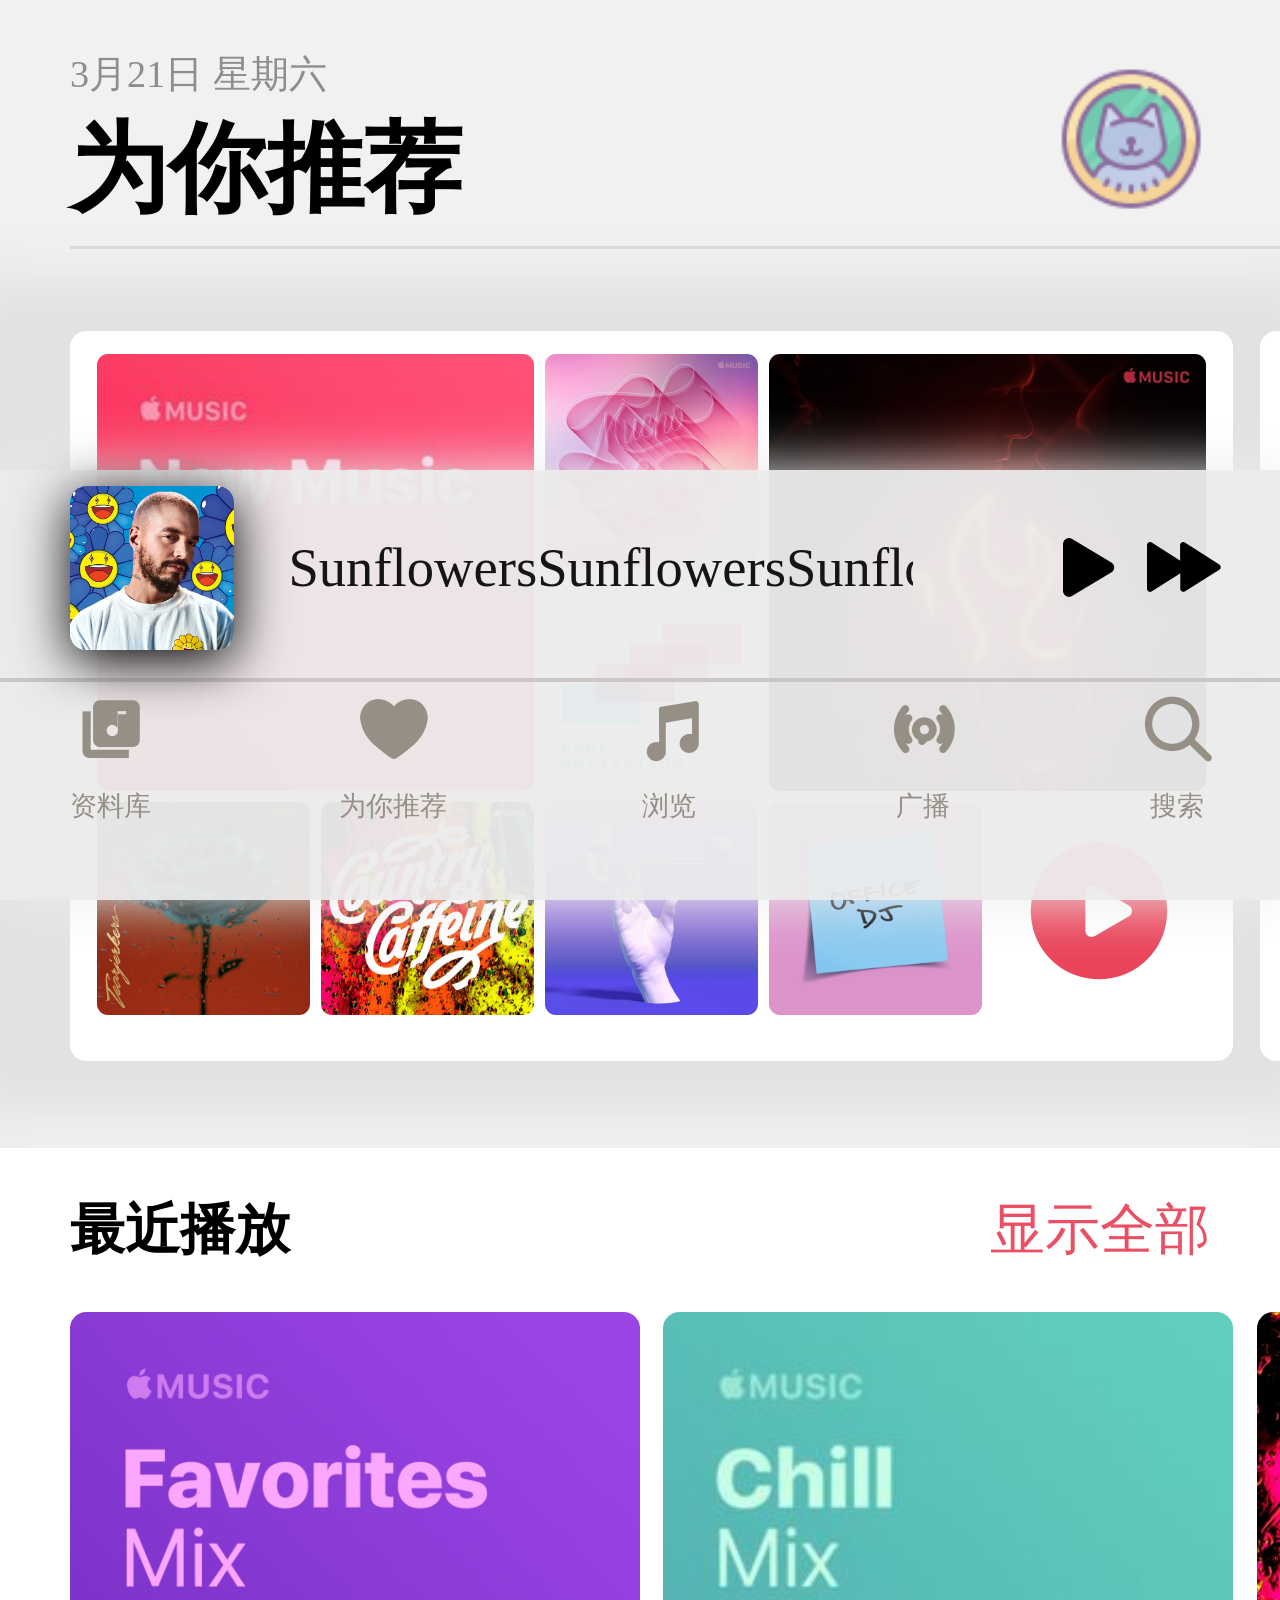
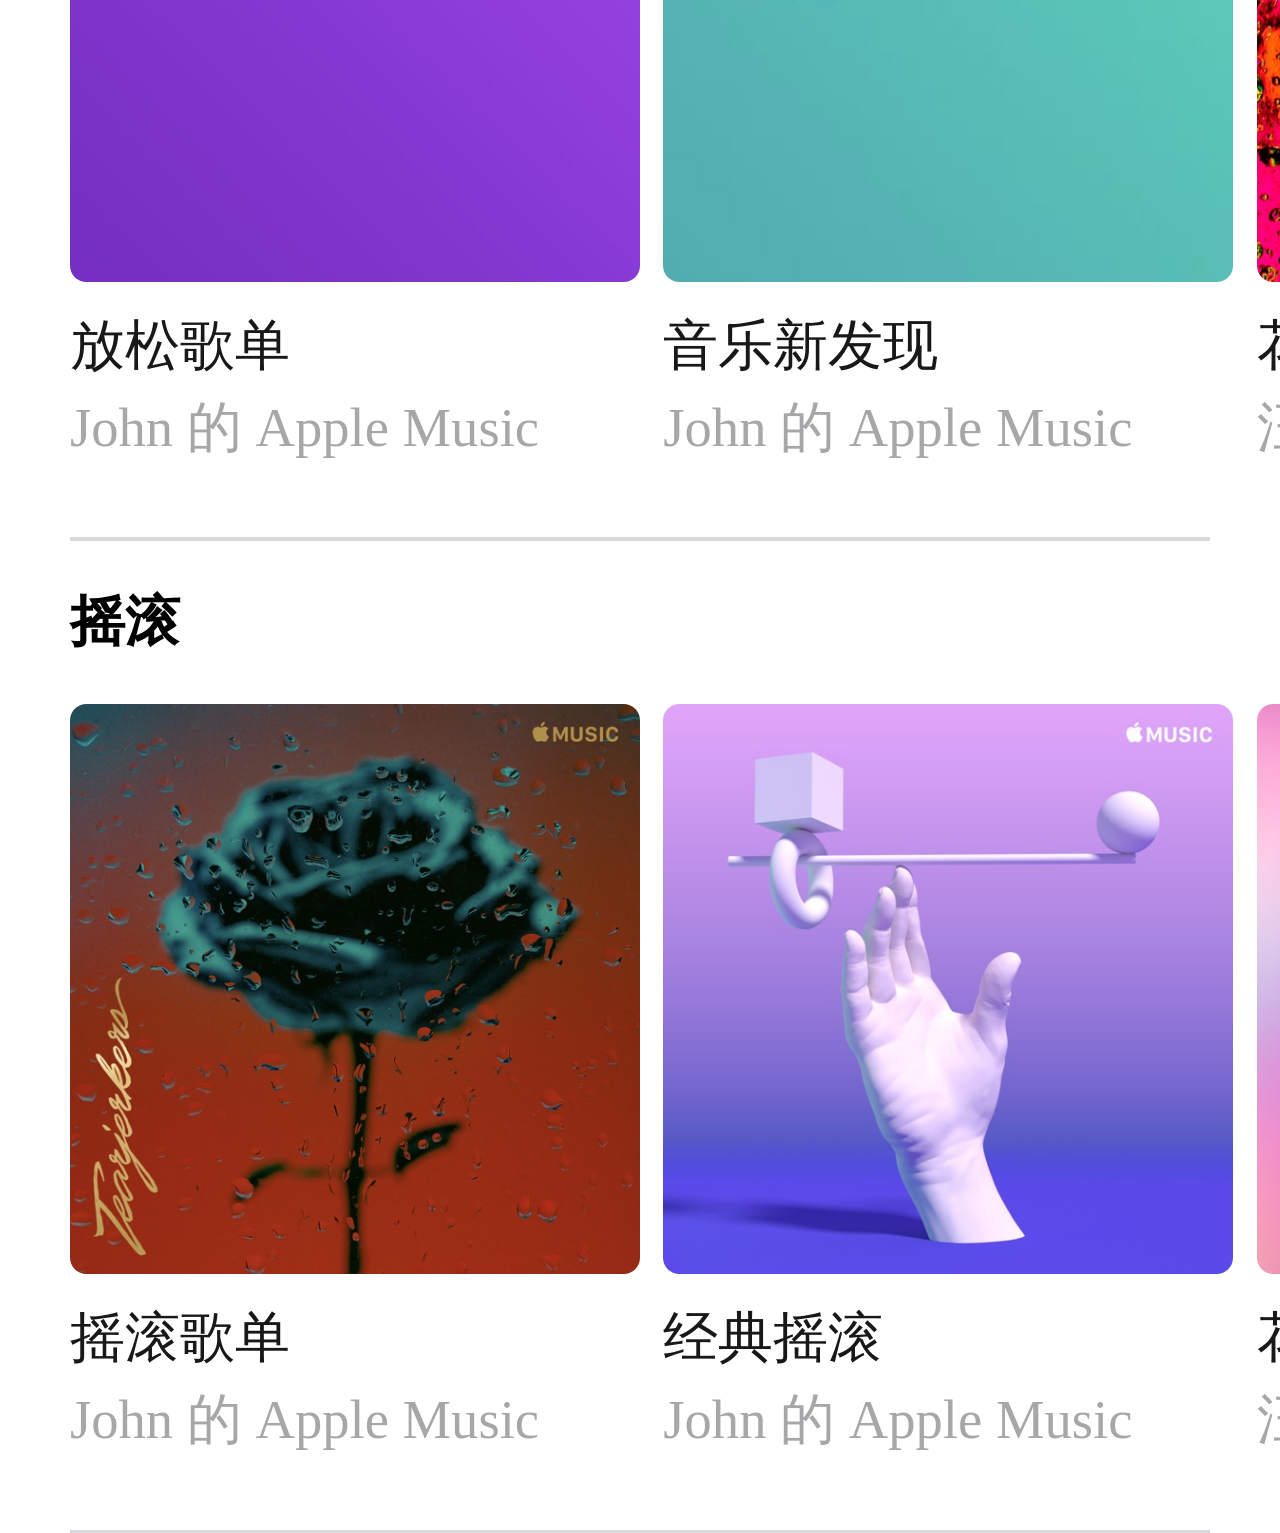
<file: apple_music/index.html>
<!DOCTYPE html>
<html lang="en">
<head>
    <meta charset="UTF-8">
    <!-- 视口 -->
    <meta name="viewport" content="width=device-width, initial-scale=1.0">
    <link rel="stylesheet" href="css/reset.css">
    <link rel="stylesheet" href="css/style.css">
    <!-- 阿里的 图标文字 -->
    <link rel="stylesheet" href="css/font/iconfont.css">
    <title>apple music 为你推荐静态页面</title>
</head>
<body>
    <!-- 日期 为你推荐标题 客户头像部分 -->
    <header>
        <div class="left">
            <div class="date">3月21日 星期六</div>
            <h1>为你推荐</h1>
        </div>
        <div class="profile"><img src="img/profile.png" alt=""></div>
    </header>
    <div class="line_long"></div>
    <!-- 音乐模块为你推荐的部分  -->
    <div class="sugestn_wraps">
        <div class="wrap">
            <!-- sugestn 里面用grid系统 -->
            <div class="sugestn">
                <div class="ele ele1">
                    <a href="#">
                        <img src="img/suggestion/new_music_daily.jpg" alt=""> 
                    </a>
                </div>
                <div class="ele">
                    <a href="">
                        <img src="img/suggestion/1.jpg" alt="">
                    </a>
                </div>
                <div class="ele ele3">
                    <a href="">
                        <img src="img/suggestion/2.jpg" alt="">
                    </a>
                </div>
                <div class="ele">
                    <a href="">
                        <img src="img/suggestion/3.jpg" alt="">
                    </a>
                </div>
                <div class="ele">
                    <a href="">
                        <img src="img/suggestion/4.jpg" alt="">
                    </a>
                </div>
                <div class="ele">
                    <a href="">
                        <img src="img/suggestion/5.jpg" alt="">
                    </a>
                </div>
                <div class="ele">
                    <a href="">
                        <img src="img/suggestion/6.jpg" alt="">
                    </a>
                </div>
                <div class="ele">
                    <a href="">
                        <img src="img/suggestion/7.jpg" alt="">
                    </a>
                </div>
                <div class="ele">
                    <a class="iconfont icon-play" href=""></a>
                </div>

            </div>
        </div>
        <div class="wrap">
            <div class="sugestn">
                <div class="ele ele1">
                    <a href="#">
                        <img src="img/suggestion/chill.jpeg" alt=""> 
                    </a>
                </div>
                <div class="ele">
                    <a href="">
                        <img src="img/suggestion/3.jpg" alt="">
                    </a>
                </div>
                <div class="ele ele3">
                    <a href="">
                        <img src="img/suggestion/1.jpg" alt="">
                    </a>
                </div>
                <div class="ele">
                    <a href="">
                        <img src="img/suggestion/5.jpg" alt="">
                    </a>
                </div>
                <div class="ele">
                    <a href="">
                        <img src="img/suggestion/6.jpg" alt="">
                    </a>
                </div>
                <div class="ele">
                    <a href="">
                        <img src="img/suggestion/4.jpg" alt="">
                    </a>
                </div>
                <div class="ele">
                    <a href="">
                        <img src="img/suggestion/7.jpg" alt="">
                    </a>
                </div>
                <div class="ele">
                    <a href="">
                        <img src="img/suggestion/2.jpg" alt="">
                    </a>
                </div>
                <div class="ele">
                    <a class="iconfont icon-play" href=""></a>
                </div>

            </div>
        </div> 

        <div class="wrap">
            <div class="sugestn">
                <div class="ele ele1">
                    <a href="#">
                        <img src="img/suggestion/fav_mix.jpg" alt=""> 
                    </a>
                </div>
                <div class="ele">
                    <a href="">
                        <img src="img/suggestion/3.jpg" alt="">
                    </a>
                </div>
                <div class="ele ele3">
                    <a href="">
                        <img src="img/suggestion/1.jpg" alt="">
                    </a>
                </div>
                <div class="ele">
                    <a href="">
                        <img src="img/suggestion/5.jpg" alt="">
                    </a>
                </div>
                <div class="ele">
                    <a href="">
                        <img src="img/suggestion/6.jpg" alt="">
                    </a>
                </div>
                <div class="ele">
                    <a href="">
                        <img src="img/suggestion/4.jpg" alt="">
                    </a>
                </div>
                <div class="ele">
                    <a href="">
                        <img src="img/suggestion/7.jpg" alt="">
                    </a>
                </div>
                <div class="ele">
                    <a href="">
                        <img src="img/suggestion/2.jpg" alt="">
                    </a>
                </div>
                <div class="ele">
                    <a class="iconfont icon-play" href=""></a>
                </div>

            </div>
        </div> 
        
        <!-- 辅助块 为了满足 ios 里面的ui -->
        <div class="blank">
            <div></div>
        </div>
    </div>

    <!-- 剩余的 音乐模块们  -->
    <div class="rest_menus">
        <!-- 最近播放 -->
        <div class="recent_play">
            <div class="top">
                <div class="title">最近播放</div>
                <div class="show_all_btn"><a href="">显示全部</a></div>
            </div>

            <div class="musics">
                <div class="music">
                    <img src="img/suggestion/fav_mix.jpg" alt="">
                    <div class="info">
                        <span class="album">放松歌单</span>
                        <span class="singers">John 的 Apple Music</span>
                    </div>
                </div>
                <div class="music">
                    <img src="img/suggestion/chill.jpeg" alt="">
                    <div class="info">
                        <span class="album">音乐新发现</span>
                        <span class="singers">John 的 Apple Music</span>
                    </div>
                </div>
                <div class="music">
                    <img src="img/suggestion/5.jpg" alt="">
                    <div class="info">
                        <span class="album">花火</span>
                        <span class="singers">汪峰</span>
                    </div>
                </div>
                <div class="music">
                    <img src="img/suggestion/8.jpg" alt="">
                    <div class="info">
                        <span class="album">Make a Move</span>
                        <span class="singers">Gavin DeGraw</span>
                    </div>
                </div>

                 <!-- 辅助块 为了满足 ios 里面的ui -->
                <div class="blank">
                    <div></div>
                </div>
            </div>

        <div class="line"></div>

            
        </div>

        <!-- 摇滚 -->
        <div class="rock_music">
            <div class="top">
                <div class="title">摇滚</div>
            </div>

            <div class="musics">
                <div class="music">
                    <img src="img/suggestion/4.jpg" alt="">
                    <div class="info">
                        <span class="album">摇滚歌单</span>
                        <span class="singers">John 的 Apple Music</span>
                    </div>
                </div>
                <div class="music">
                    <img src="img/suggestion/6.jpg" alt="">
                    <div class="info">
                        <span class="album">经典摇滚</span>
                        <span class="singers">John 的 Apple Music</span>
                    </div>
                </div>
                <div class="music">
                    <img src="img/suggestion/1.jpg" alt="">
                    <div class="info">
                        <span class="album">花火</span>
                        <span class="singers">汪峰</span>
                    </div>
                </div>
                <div class="music">
                    <img src="img/suggestion/2.jpg" alt="">
                    <div class="info">
                        <span class="album">Make a Move</span>
                        <span class="singers">Gavin DeGraw</span>
                    </div>
                </div>

                 <!-- 辅助块 为了满足 ios 里面的ui -->
                <div class="blank">
                    <div></div>
                </div>
            </div>

        <div class="line"></div>

            
        </div>
    </div> 
    
    <!-- 播放器-->
    <div class="player">

        <div class="top">
            <div class="song">
                <img src="img/suggestion/9.jpg" alt="">
                <div class="name">SunflowersSunflowersSunflowers</div>
            </div>
            <div class="tools">
                <span class="iconfont icon-play1"></span>
                <span class="iconfont icon-next"></span>
            </div>
        </div>

        <div class="line_longer"></div>

        <div class="btm">
            <div class="ele">
                <a href="javascript:;" class="iconfont icon-baseline-library_mus">
                    <span>资料库</span>
                </a>
                

            </div>
            <div class="ele">
                <a href="javascript:;" class="iconfont icon-aixin" active>
                    <span>为你推荐</span>
                </a>

            </div>
            <div class="ele">
                <a href="javascript:;" class="iconfont icon-yinyue">
                    <span>浏览</span>
                </a>
            </div>
            <div class="ele">
                <a href="javascript:;" class="iconfont icon-guangbo">
                    <span>广播</span>
                </a>
            </div>
            <div class="ele">
                <a href="javascript:;" class="iconfont icon-fangdajing">
                    <span>搜索</span>
                </a>
            </div>
        </div>


    </div>

</body>
</html>
</file>
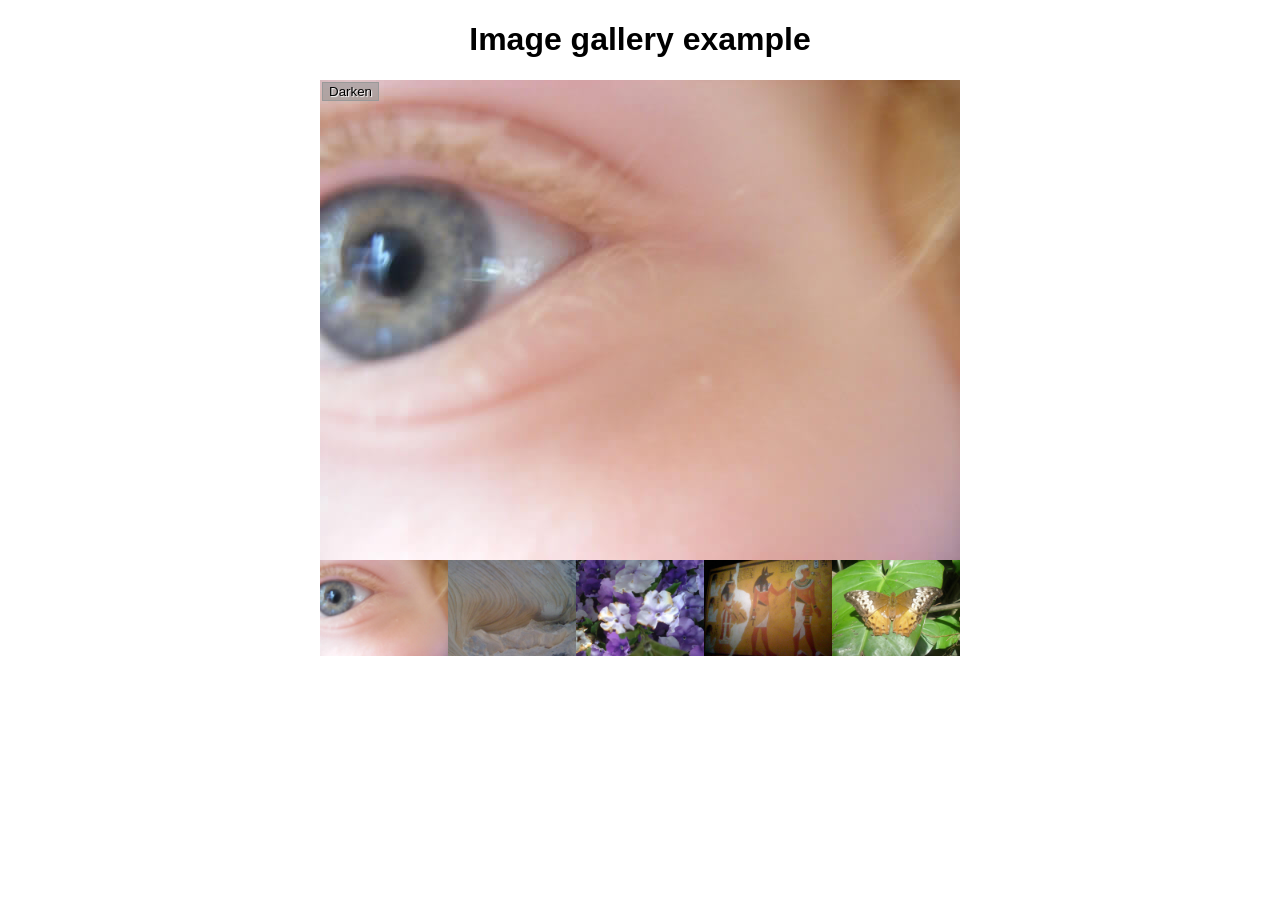
<file: gallery-start/index.html>
<!DOCTYPE html>
<html>
  <head>
    <meta charset="utf-8">

    <title>Image gallery</title>

    <link rel="stylesheet" href="style.css">
    
  </head>

  <body>
    <h1>Image gallery example</h1>

    <div class="full-img">
      <img class="displayed-img" src="images/pic1.jpg">
      <div class="overlay"></div>
      <button class="dark">Darken</button>
    </div>

    <div class="thumb-bar">


    </div>
    <script src="main.js"></script>
  </body>
</html>
</file>
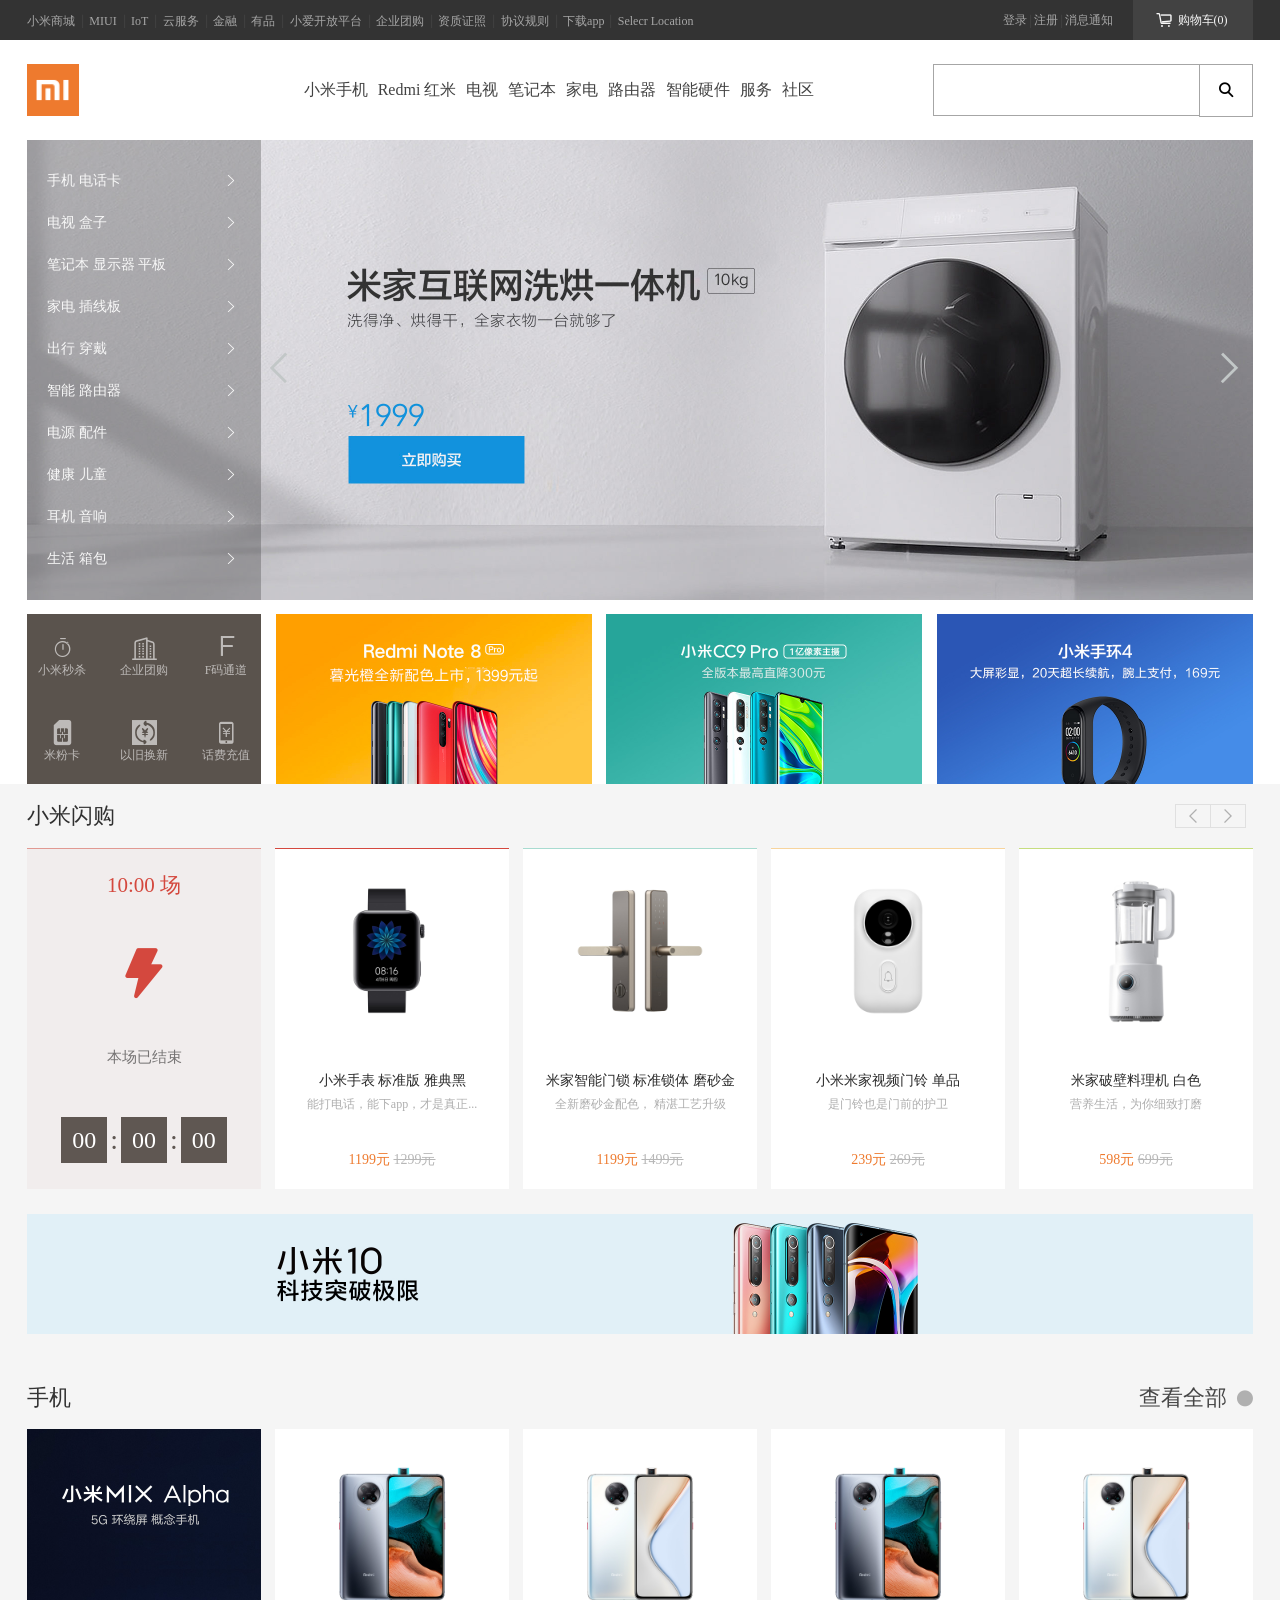
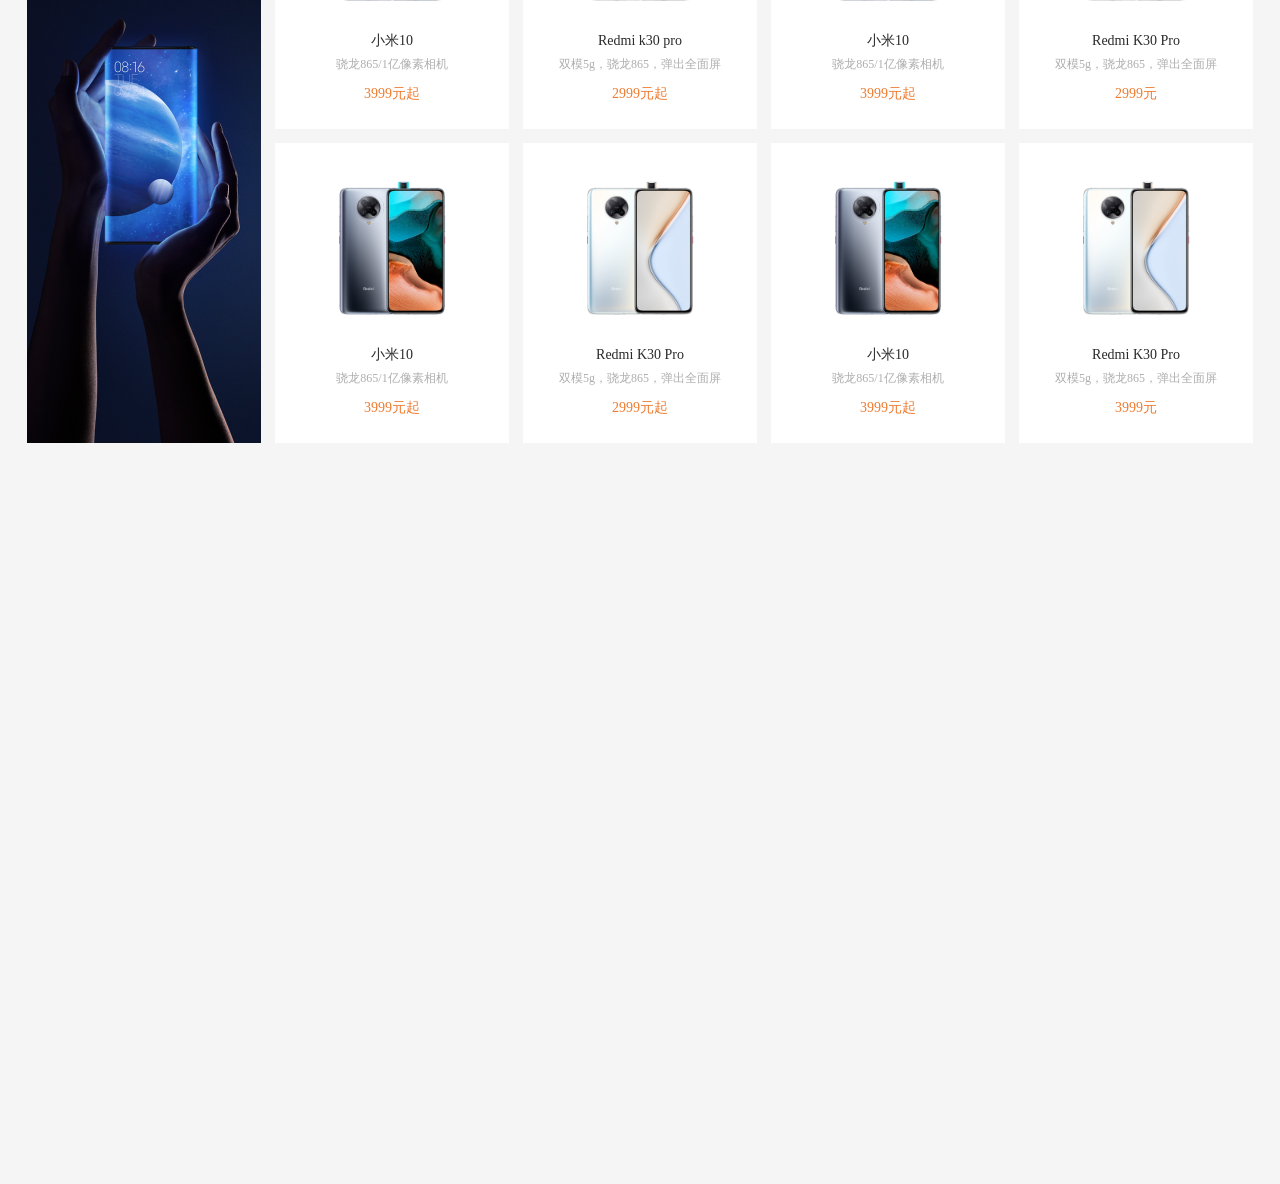
<file: xiaomi_static/index.html>
<!DOCTYPE html>
<html lang="en">
<head>
    <meta charset="UTF-8">
    <meta name="viewport" content="width=device-width, initial-scale=1.0">
    <link rel="stylesheet" href="css/reset.css">
    <link rel="stylesheet" href="css/syntax.css">
    <link rel="stylesheet" href="iconfont/iconfont.css">
    <title>小米商城</title>
</head>
<body>
    <!-- 顶部的菜单 炭黑色-->
    <div class="top_menu_wrap">
        <div class="top_menu">
            <div class="long_Menu">
                <a href="javascript:;">小米商城</a>
                <span class="iconfont icon-shuxian"> </span>
                <a href="javascript:;">MIUI</a>
                <span class="iconfont icon-shuxian"> </span>
                <a href="javascript:;">IoT</a>
                <span class="iconfont icon-shuxian"> </span>
                <a href="javascript:;">云服务</a>
                <span class="iconfont icon-shuxian"> </span>
                <a href="javascript:;">金融</a>
                <span class="iconfont icon-shuxian"> </span>
                <a href="javascript:;">有品</a>
                <span class="iconfont icon-shuxian"> </span>
                <a href="javascript:;">小爱开放平台</a>
                <span class="iconfont icon-shuxian"> </span>
                <a href="javascript:;">企业团购</a>
                <span class="iconfont icon-shuxian"> </span>
                <a href="javascript:;">资质证照</a>
                <span class="iconfont icon-shuxian"> </span>
                <a href="javascript:;">协议规则</a>
                <span class="iconfont icon-shuxian"> </span>
                <a class="down_qr" href="javascript:;">下载app
                    <div class="triangle"></div>
                    <div class="qrcode">
                        <img src="img/qrcode.png" alt="">
                        <span>小米商城APP</span>
                    </div>
                </a>
                <span class="iconfont icon-shuxian"> </span>
                
                <a href="javascript:;">Selecr Location</a>
            </div>
            <div class="side_menu">
                <a href="javascript:;">登录</a>
                <span class="iconfont icon-shuxian"> </span>
                <a href="javascript:;">注册</a>
                <span class="iconfont icon-shuxian"> </span>
                <a href="javascript:;">消息通知</a>
                <div class="shop_cart">
                    <span class="iconfont icon-3"> </span>   
                    <a href="javascript:;">购物车(0)</a>
                    <div class="shop_box">
                    </div>
                </div>
            </div>
            
        </div>

    </div>
    <!-- logo 商品栏 搜索框 -->
    <div class="mid_menu_wrap">
        <div class="logo">
            <img class="mi" src="img/mi-logo.png" alt="">
            <img class="home" src="img/mi-home.png" alt="">
        </div>
        <div class="catalog">
            <a href="javscript:;">全部商品分类</a>
            <a href="javscript:;">小米手机
                <div class="merchandise_wrap">
                    <div class="merchandise">
                        <div class="m_details" href="javascript:;">
                            <img src="img/phone_10.png" alt="">
                        </div>
                        <div class="vertical_line"></div>
                        <div class="m_details" href="javascript:;">
                            <img src="img/phone_redmi.png" alt="">
                        </div>
                        <div class="vertical_line"></div>
                        <div class="m_details" href="javascript:;">
                            <img src="img/phone_10.png" alt="">
                        </div>
                        <div class="vertical_line"></div>
                        <div class="m_details" href="javascript:;">
                            <img src="img/phone_redmi.png" alt="">
                        </div>
                        <div class="vertical_line"></div>
                        <div class="m_details" href="javascript:;">
                            <img src="img/phone_10.png" alt="">
                        </div>
                        <div class="vertical_line"></div>
                        <div class="m_details" href="javascript:;">
                            <img src="img/phone_redmi.png" alt="">
                        </div>
                    </div>
                </div>
            </a>
            
            <a href="javscript:;">Redmi 红米</a>
            <a href="javscript:;">电视</a>
            <a href="javscript:;">笔记本</a>
            <a href="javscript:;">家电</a>
            <a href="javscript:;">路由器</a>
            <a href="javscript:;">智能硬件</a>
            <a href="javscript:;">服务</a>
            <a href="javscript:;">社区</a>
        </div>
        <div class="search">
                <input type="text">
                <div class="search_suggestion">
                    <a href="javascript:;">Redmi K30</a>
                    <a href="javascript:;">小米10</a>
                    <a href="javascript:;">Redmi Note8</a>
                    <a href="javascript:;">小米cc9</a>
                    <a href="javascript:;">黑鲨游戏手机</a>
                    <a href="javascript:;">小米电视</a>
                    <a href="javascript:;">小米笔记本</a>
                    <a href="javascript:;">路由器</a>
                    <a href="javascript:;">小爱音响</a>
                    <a href="javascript:;">净水器</a>
                </div>
            <div class="magnifier">
                <span class="iconfont icon-fangdajing"></span>
            </div>
        </div>
    </div>

    <!-- 广告牌 和 附近的列表 -->
    <div class="ads_wrap">
        <div class="ads">
            <a href="javascript:;"><img src="img/mi_wash_machine.jpg" alt=""></a>
            <a href="javascript:;" class="prev arrow_box">
                <span class="iconfont icon-arrow"></span>
            </a>
            <a href="javascript:;" class="next arrow_box">
                <span class="iconfont icon-jiantouyou"></span>
            </a>
            
        </div>
        <div class="list">
            <a href="javascript:;">手机 电话卡
                <span class="iconfont icon-arrow-r"></span>
                <div class="item_box">
                    <div class="item">
                        <img src="img/phone_10.png" alt="">
                        <span>小米cc9</span>
                    </div>
                    <div class="item">
                        <img src="img/mi_cc9pro.jpg" alt="">
                        <span>小米cc9</span>
                    </div>
                    <div class="item">
                        <img src="img/mi_cc9pro.jpg" alt="">
                        <span>小米cc9</span>
                    </div>
                    <div class="item">
                        <img src="img/mi_cc9pro.jpg" alt="">
                        <span>小米cc9</span>
                    </div>
                    <div class="item">
                        <img src="img/mi_cc9pro.jpg" alt="">
                        <span>小米cc9</span>
                    </div>
                    <div class="item">
                        <img src="img/mi_cc9pro.jpg" alt="">
                        <span>小米cc9</span>
                    </div>
                    <div class="item">
                        <img src="img/mi_cc9pro.jpg" alt="">
                        <span>小米cc9</span>
                    </div>
                    <div class="item">
                        <img src="img/mi_cc9pro.jpg" alt="">
                        <span>小米cc9</span>
                    </div>
                    <div class="item">
                        <img src="img/mi_cc9pro.jpg" alt="">
                        <span>小米cc9</span>
                    </div>
                    <div class="item">
                        <img src="img/mi_cc9pro.jpg" alt="">
                        <span>小米cc9</span>
                    </div>
                    <div class="item">
                        <img src="img/mi_cc9pro.jpg" alt="">
                        <span>小米cc9</span>
                    </div>
                    <div class="item">
                        <img src="img/mi_cc9pro.jpg" alt="">
                        <span>小米cc9</span>
                    </div>
                    <div class="item">
                        <img src="img/mi_cc9pro.jpg" alt="">
                        <span>小米cc9</span>
                    </div>
                    <div class="item">
                        <img src="img/mi_cc9pro.jpg" alt="">
                        <span>小米cc9</span>
                    </div>
                    <div class="item">
                        <img src="img/mi_cc9pro.jpg" alt="">
                        <span>小米cc9</span>
                    </div>
                    <div class="item">
                        <img src="img/mi_cc9pro.jpg" alt="">
                        <span>小米cc9</span>
                    </div>
                    <div class="item">
                        <img src="img/mi_cc9pro.jpg" alt="">
                        <span>小米cc9</span>
                    </div>
                    <div class="item">
                        <img src="img/mi_cc9pro.jpg" alt="">
                        <span>小米cc9</span>
                    </div>
                   
                    <div class="item">
                        <img src="img/mi_cc9pro.jpg" alt="">
                        <span>小米cc9</span>
                    </div>
                    <div class="item">
                        <img src="img/mi_cc9pro.jpg" alt="">
                        <span>小米cc9</span>
                    </div>
                    <div class="item">
                        <img src="img/mi_cc9pro.jpg" alt="">
                        <span>上门维修</span>
                    </div>
                    <div class="item">
                        <img src="img/mi_cc9pro.jpg" alt="">
                        <span>小米电话卡</span>
                    </div>
                    <div class="item">
                        <img src="img/mi_cc9pro.jpg" alt="">
                        <span>云服务空间月卡</span>
                    </div>

                </div>
            </a> 
            <a href="javascript:;">电视 盒子
                <span class="iconfont icon-arrow-r"></span>
            </a>
            <a href="javascript:;">笔记本 显示器 平板
                <span class="iconfont icon-arrow-r"></span>
            </a>
            <a href="javascript:;">家电 插线板
                <span class="iconfont icon-arrow-r"></span>
            </a>
            <a href="javascript:;">出行 穿戴
                <span class="iconfont icon-arrow-r"></span>
            </a>
            <a href="javascript:;">智能 路由器
                <span class="iconfont icon-arrow-r"></span>
            </a>
            <a href="javascript:;">电源 配件
                <span class="iconfont icon-arrow-r"></span>
            </a>
            <a href="javascript:;">健康 儿童
                <span class="iconfont icon-arrow-r"></span>
            </a>
            <a href="javascript:;">耳机 音响
                <span class="iconfont icon-arrow-r"></span>
            </a>
            <a href="javascript:;">生活 箱包
                <span class="iconfont icon-arrow-r"></span>
            </a>
        </div>
    </div>

    <!-- 重点产品宣传 -->
    <div class="promotion_wrap">
        <div class="small_boxes">
            <a href="javacsript:;" class="small_box">
                <span class="iconfont icon-miaobiao1"></span>
                <span class="text"> 小米秒杀</span>
            </a>
            <a href="javacsript:;" class="small_box">
                <span class="iconfont icon-architecture"></span>
                <span class="text">企业团购</span>
            </a>
            <a href="javacsript:;" class="small_box">
                <span class="iconfont icon-F"></span>
                <span class="text">F码通道</span>
            </a>
            <a href="javacsript:;" class="small_box">
                <span class="iconfont icon-sim"></span>
                <span class="text">米粉卡</span>
            </a>
            <a href="javacsript:;" class="small_box">
                <span class="iconfont icon-yijiuhuanxin"></span>
                <span class="text">以旧换新</span>
            </a>
            <a href="javacsript:;" class="small_box">
                <span class="iconfont icon-huafei"></span>
                <span class="text">话费充值</span>
            </a>
        </div>
        <div class="mi_phone">
            <a href="jacascript:;">
                <img src="img/mi_redmi.jpg" alt="">
            </a>
        </div>
        <div class="redmi_phone">
            <a href="jacascript:;">
                <img src="img/mi_cc9pro.jpg" alt="">
            </a>
        </div>
        <div class="other_product">
            <a href="jacascript:;">
                <img src="img/mi_wristband.jpg" alt="">
            </a>
        </div>
    </div>

    <!-- 背景颜色灰色部分 -->

    <!-- 小米闪购的部分 -->
    <div class="bck_grey">
        <div class="xiaomi_shanGou">
            <div class="top_area">
                <div class="area_title">小米闪购</div>

                <span class="iconfont icon-arrow"></span>
                <span class="iconfont icon-jiantouyou"></span>

            </div>
            <div class="main">
                <div class="time">
                    <div class="start_time">10:00 场</div>
                    <div class="icon iconfont icon-shan-dian"></div>
                    <div class="event_status">本场已结束</div>
                    <div class="timer">
                        <div class="timer_box">00</div>
                        <span>:</span>
                        <div class="timer_box">00</div>
                        <span>:</span>
                        <div class="timer_box">00</div>
                    </div>

                </div>
                <div class="merchandises_wrap">
                    <div class="item item1">
                        <img src="img/mi_watch.jpg" alt="">
                        <div class="text">
                            <div class="name">小米手表 标准版 雅典黑</div>
                            <div class="comment">能打电话，能下app，才是真正...</div>
                        </div>                      
                        <div class="price">
                            <span class="discount">1199元</span>
                            <span class="original">1299元</span>
                        </div>
                    </div>
                    <div class="item item2">
                        <img src="img/mi_door_handle.jpg" alt="">
                        <div class="text">
                            <div class="name">米家智能门锁 标准锁体 磨砂金</div>
                            <div class="comment">全新磨砂金配色， 精湛工艺升级</div>
                        </div>
                        <div class="price">
                            <span class="discount">1199元</span>
                            <span class="original">1499元</span>
                        </div>
                    </div>
                    <div class="item item3">
                        <img src="img/mi_camera.jpg" alt="">
                        <div class="text">
                            <div class="name">小米米家视频门铃 单品</div>
                            <div class="comment">是门铃也是门前的护卫</div>
                        </div>
                        <div class="price">
                            <span class="discount">239元</span>
                            <span class="original">269元</span>
                        </div>
                    </div>
                    <div class="item item4">
                        <img src="img/mi_blender.jpg" alt="">
                        <div class="text">
                            <div class="name">米家破壁料理机 白色</div>
                            <div class="comment">营养生活，为你细致打磨</div>
                        </div>
                        <div class="price">
                            <span class="discount">598元</span>
                            <span class="original">699元</span>
                        </div>
                    </div>
                </div>
            </div>
        </div>
        <!-- 第一个banner -->
        <div class="banner">
            <img src="img/mi_10.jpg" alt="">
        </div>
        <!-- 手机模块 -->
        <div class="m_phone_wrap">
            <div class="top_area">
                <div class="area_title">手机</div>
                <a href="javascript:;" class="right">
                    <span class="text">查看全部</span>
                    <span class="iconfont icon-xiayiye1"></span>
                </a>
            </div>
            <div class="lower">
                <a href="javacsript:;" class="vertical_ad">
                    <img src="img/mi_mixphone.jpg" alt="">
                </a>
                <div class="m_phones">
                    <div class="phone">
                        <img src="img/redmi.jpg" alt="">
                        <div class="text">
                            <div class="name">小米10</div>
                            <div class="comment">骁龙865/1亿像素相机</div>
                        </div>                      
                        <div class="price">
                            <span class="discount">3999元起</span>
                            <!-- <span class="original">1299元</span> -->
                        </div>
                    </div>

                    <div class="phone">
                        <img src="img/redmi_k30.jpg" alt="">
                        <div class="text">
                            <div class="name">Redmi k30 pro</div>
                            <div class="comment">双模5g，骁龙865，弹出全面屏</div>
                        </div>                      
                        <div class="price">
                            <span class="discount">2999元起</span>
                            <!-- <span class="original">1299元</span> -->
                        </div>
                    </div>

                    <div class="phone">
                        <img src="img/redmi.jpg" alt="">
                        <div class="text">
                            <div class="name">小米10</div>
                            <div class="comment">骁龙865/1亿像素相机</div>
                        </div>                      
                        <div class="price">
                            <span class="discount">3999元起</span>
                            <!-- <span class="original">1299元</span> -->
                        </div>
                    </div>

                    <div class="phone">
                        <img src="img/redmi_k30.jpg" alt="">
                        <div class="text">
                            <div class="name">Redmi K30 Pro</div>
                            <div class="comment">双模5g，骁龙865，弹出全面屏</div>
                        </div>                      
                        <div class="price">
                            <span class="discount">2999元</span>
                            <!-- <span class="original">1299元</span> -->
                        </div>
                    </div>

                    <div class="phone">
                        <img src="img/redmi.jpg" alt="">
                        <div class="text">
                            <div class="name">小米10</div>
                            <div class="comment">骁龙865/1亿像素相机</div>
                        </div>                      
                        <div class="price">
                            <span class="discount">3999元起</span>
                            <!-- <span class="original">1299元</span> -->
                        </div>
                    </div>

                    <div class="phone">
                        <img src="img/redmi_k30.jpg" alt="">
                        <div class="text">
                            <div class="name">Redmi K30 Pro</div>
                            <div class="comment">双模5g，骁龙865，弹出全面屏</div>
                        </div>                      
                        <div class="price">
                            <span class="discount">2999元起</span>
                            <!-- <span class="original">1299元</span> -->
                        </div>
                    </div>

                    <div class="phone">
                        <img src="img/redmi.jpg" alt="">
                        <div class="text">
                            <div class="name">小米10</div>
                            <div class="comment">骁龙865/1亿像素相机</div>
                        </div>                      
                        <div class="price">
                            <span class="discount">3999元起</span>
                            <!-- <span class="original">1299元</span> -->
                        </div>
                    </div>

                    <div class="phone">
                        <img src="img/redmi_k30.jpg" alt="">
                        <div class="text">
                            <div class="name">Redmi K30 Pro</div>
                            <div class="comment">双模5g，骁龙865，弹出全面屏</div>
                        </div>                      
                        <div class="price">
                            <span class="discount">3999元</span>
                            <!-- <span class="original">1299元</span> -->
                        </div>
                    </div>
                </div>
            </div>
            
        </div>
    </div>

    
</body>
</html>
</file>
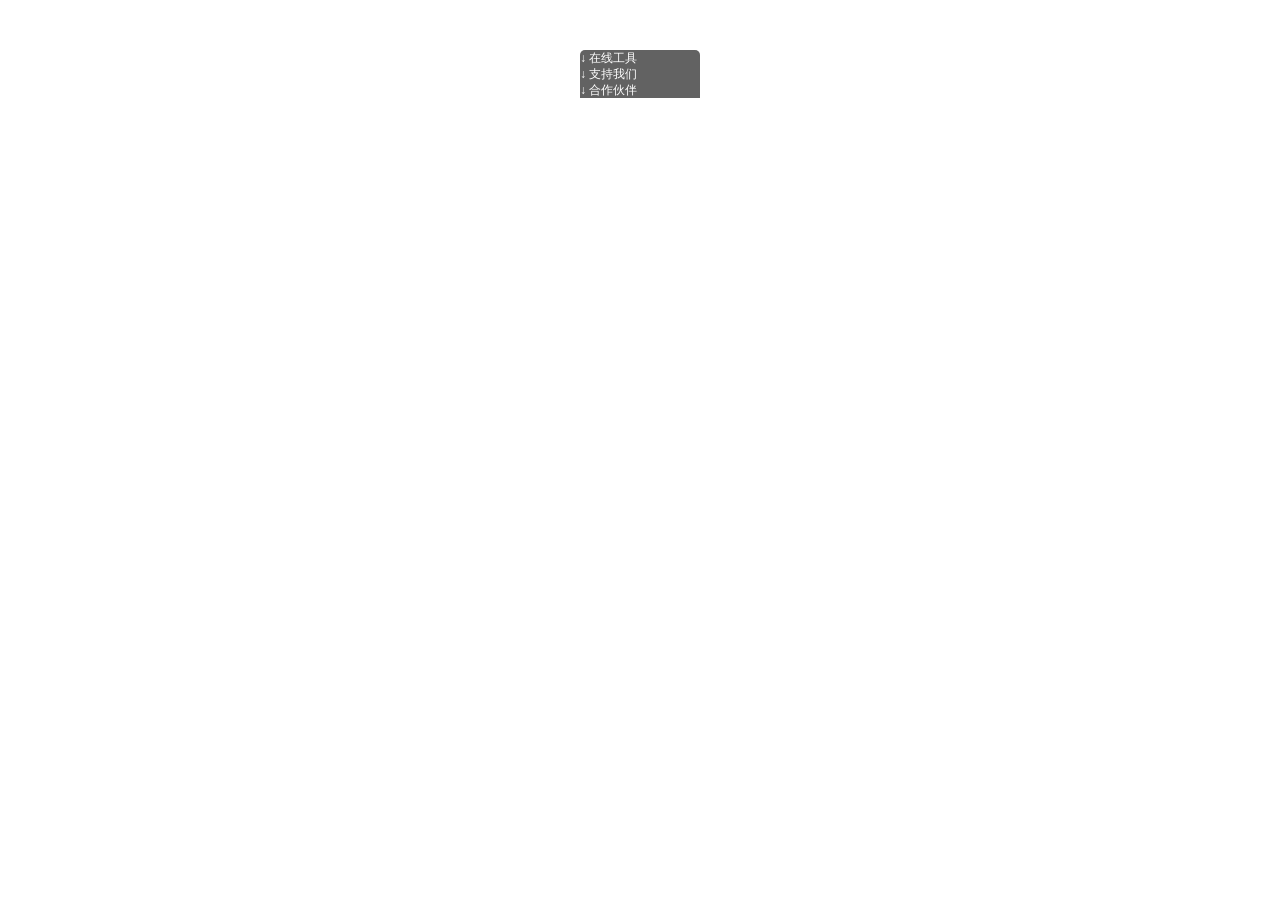
<file: mul_levels_menu.html>
<!DOCTYPE html>
<html lang="en">
<head>
    <meta charset="UTF-8">
    <meta name="viewport" content="width=device-width, initial-scale=1.0">
    <title>two-level menu</title>
    <style>
        #wrap{
            border-radius: 5px;
            width: 120px;        
            margin: 50px auto 0 auto;
            background-color: rgb(241, 241, 241);
            color: rgb(100, 137, 142);
            font-size: 12px;
        }

        #wrap .eachMenu{
            height: 16px;
            overflow: hidden;
        }

        #wrap  .menuTitle{
            /* padding-left: 10px; */
            color:white;
            background-color: rgb(98, 98, 98);
            /* border-radius: 5px 5px 0 0; */
        }
        /* 第一个 title的样式 是个例外 */
        #wrap .eachMenu:nth-child(1) .menuTitle{
            /* padding-left: 10px; */
            color:white;
            background-color: rgb(98, 98, 98);
            border-radius: 5px 5px 0 0;
        }

        #wrap .eachMenu #menu{
            padding-left: 0px;
            margin: 0;
            list-style: none;
        }
        #wrap .eachMenu #menu li{
            padding-left: 10px;
        }

        #wrap .eachMenu #menu li:hover{
            background-color: rgb(100, 137, 142);
            color: white;
        }

    </style>
</head>
<body>
    
    <!-- 菜单框 -->
    <div id="wrap">
        <!-- 每个菜单 -->
        <div class="eachMenu">
            <div class="menuTitle">
                <span>&#8595;</span>
                在线工具
            </div>
            <ul id="menu">
                <!-- 菜单元素 -->
                <li>图像优化</li>
                <li>收藏夹图标生成器</li>
                <li>邮件</li>
                <li>htaccess密码</li>
                <li>梯度图像</li>
                <li>按钮生成器</li>
            </ul>
        </div>

        <div class="eachMenu">
            <div class="menuTitle">
                <span>&#8595;</span>
                支持我们
            </div>
            <ul id="menu">
                <!-- 菜单元素 -->
                <li>推荐我们</li>
                <li>链接我们</li>
                <li>网络资源</li>
            </ul>
        </div>

        <div class="eachMenu">
            <div class="menuTitle">
                <span>&#8595;</span>
                合作伙伴
            </div>
            <ul id="menu">
                <!-- 菜单元素 -->
                <li>谷歌</li>
                <li>apple</li>
                <li>amazon</li>
            </ul>
        </div>
    </div>

    <script type="text/javascript">
        eachMenus = document.getElementsByClassName('eachMenu');
        var liHeigth = 16.8;
        // 点击对象为 menu title
        titles = document.getElementsByClassName('menuTitle');
        for(var i = 0; i < titles.length; i++){
            titles[i].num = i;
            titles[i].onclick = function(){
                // 获取li的数量
                var lists = eachMenus[this.num].getElementsByTagName('li');
                // 判断列表是否展开
                var currentHeight = parseFloat(
                    window.getComputedStyle(eachMenus[this.num],null).getPropertyValue('height')
                );
                if(currentHeight == 16){
                    // 设置展开的高度
                    eachMenus[this.num].style.height = liHeigth * lists.length + currentHeight + 'px';
                    // 同时关闭 其他的 列表
                    console.log(this.num);
                    for(var j = 0; j < titles.length; j++){
                        if(j !== this.num){
                            eachMenus[j].style.height = 16 + 'px';
                        }
                    }
                }else{
                    // 关闭 已经展开的 部分
                    eachMenus[this.num].style.height = 16 + 'px';
                }
            } 
        }
    </script>
</body> 
</html>
</file>
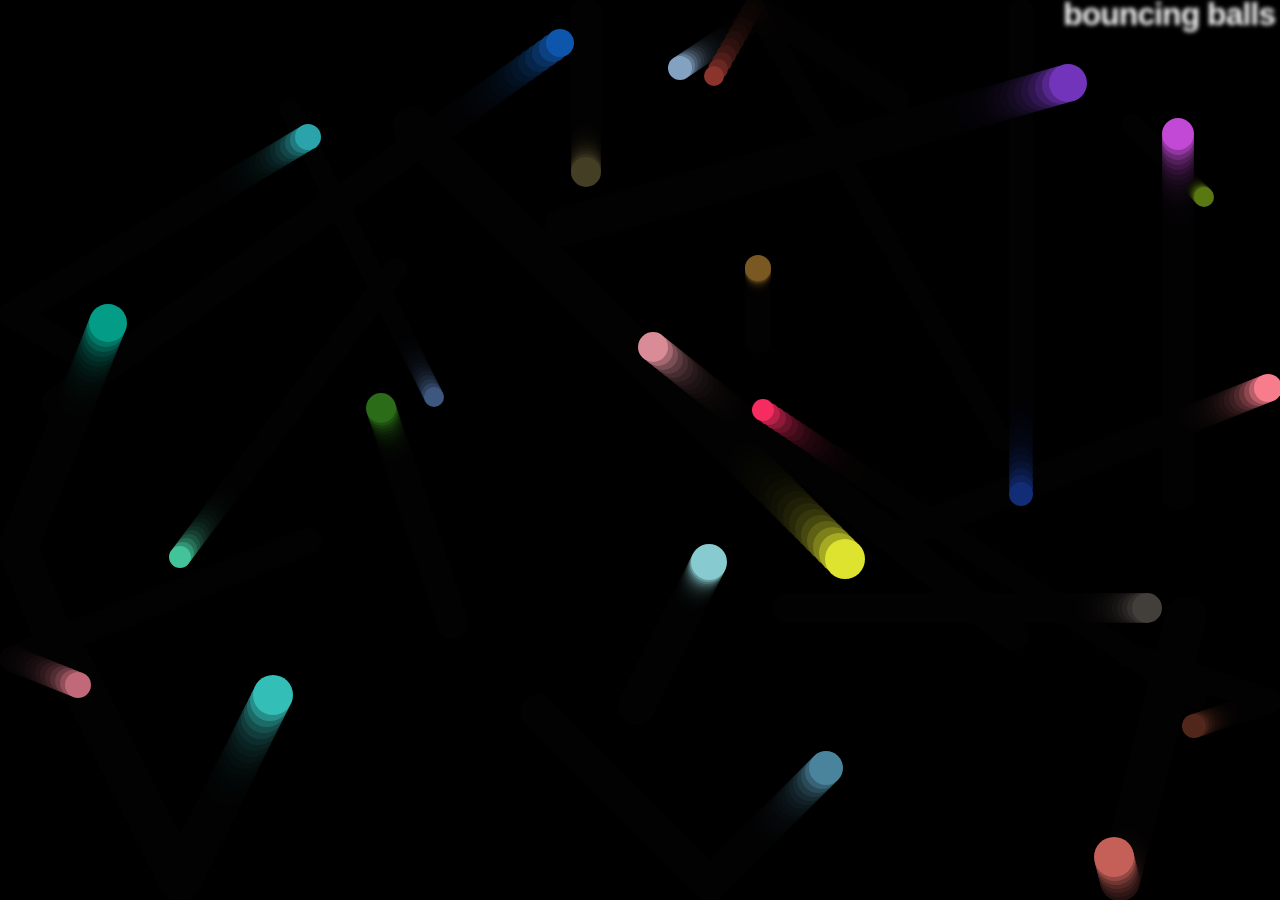
<file: bouncing_balls/idnex.html>
<!DOCTYPE html>
<html>
  <head>
    <meta charset="utf-8">
    <title>Bouncing balls</title>
    <link rel="stylesheet" href="style.css">
  </head>

  <body>
    <h1>bouncing balls</h1>
    <canvas id="canvas">


    </canvas>

    <script src="main.js"></script>
  </body>
</html>
</file>
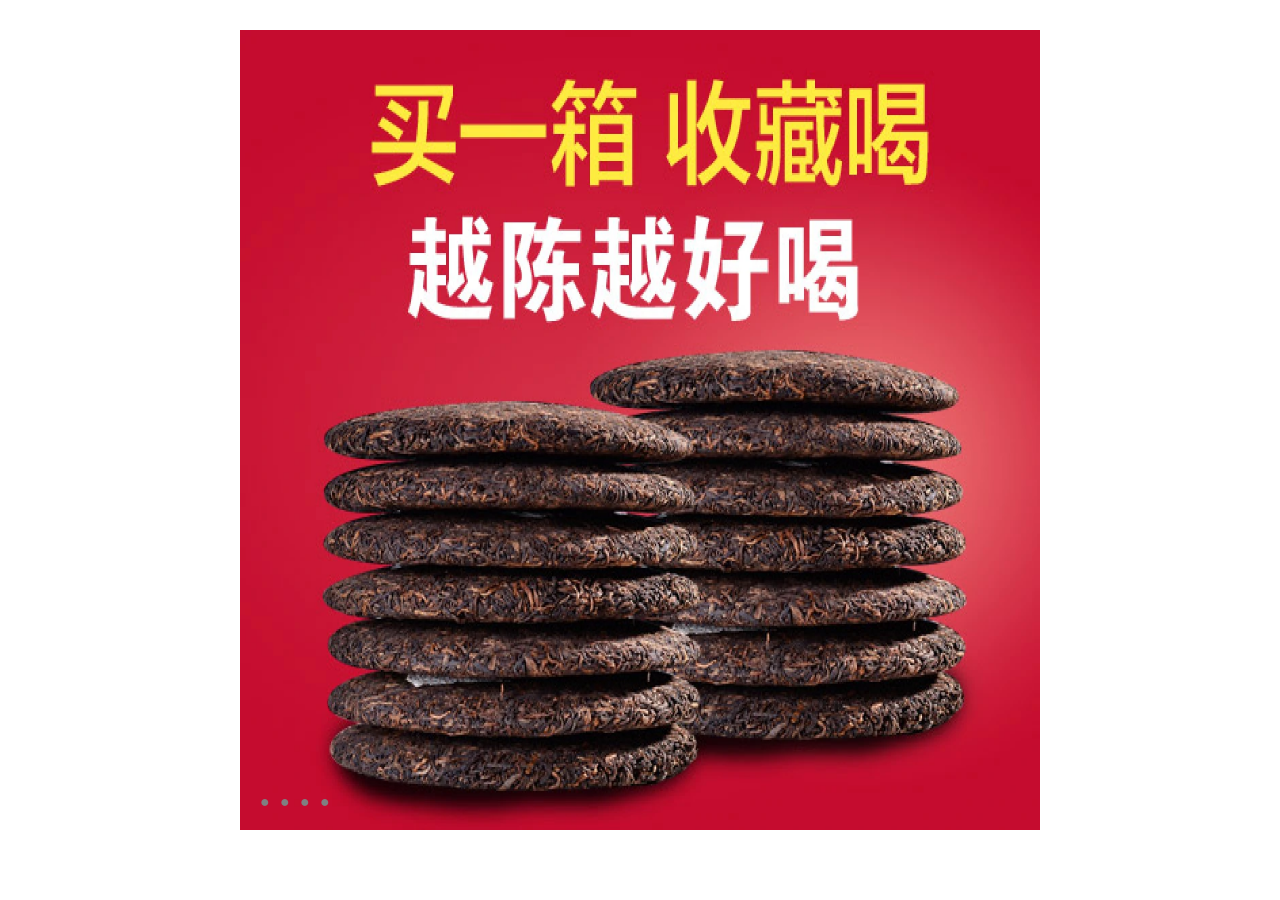
<file: css_basic_lunboto/lun-bo-tu.html>
<!DOCTYPE html>
<html lang="en">
<head>
    <meta charset="UTF-8">
    <meta name="viewport" content="width=device-width, initial-scale=1.0">
    <link rel="stylesheet" href="css/reset.css">
    <title>轮播图</title>
    <style>
        div{
            margin: 30px auto 0 auto;
            width: 800px;
            height: 800px;
            position: relative;
        }

        a{
            text-decoration: none;
        }

        a::after{
            content: "\25CF";
            color: gray;
            position: absolute;
            bottom: 20px;
            z-index: 2;
        }

        a:hover::after{
            color: honeydew;
            border-radius: 50%;
            background-color: gray;
            border: gray 1px solid;
        }

        a:first-child,
        a:nth-child(2),
        a:nth-child(3),
        a:nth-child(4){
            top:0px;
            position: absolute;
        }

        a:first-child:hover,
        a:nth-child(2):hover,
        a:nth-child(3):hover,
        a:nth-child(4):hover{
            z-index: 1; 
        } 

        a:nth-child(1)::after{
            margin-left: 20px;
        }

        a:nth-child(2)::after{
            margin-left: 40px;
        }

        a:nth-child(3)::after{
            margin-left: 60px;
        }

        a:nth-child(4)::after{
            margin-left: 80px;
        }

        img{
            display: block;
            width: 800px;
            height: 800px;
        }

    </style>

</head>
<body>
    <div>
        <!-- img是行内元素 但是可以对其设置 width 和 height, 所以又称可替换元素-->
        <a href="javascript:;"><img src="img/化妆品.jpg.webp" alt="化妆品"></a>
        <a href="javascript:;"><img src="img/惠氏奶粉.jpg.webp" alt="惠氏奶粉"></a>
        <a href="javascript:;"><img src="img/扫地机.jpg.webp" alt="扫地机"></a>
        <a href="javascript:;"><img src="img/陈饮料.jpg.webp" alt="陈饮料"></a>
        </div>
</body>
</html>
</file>
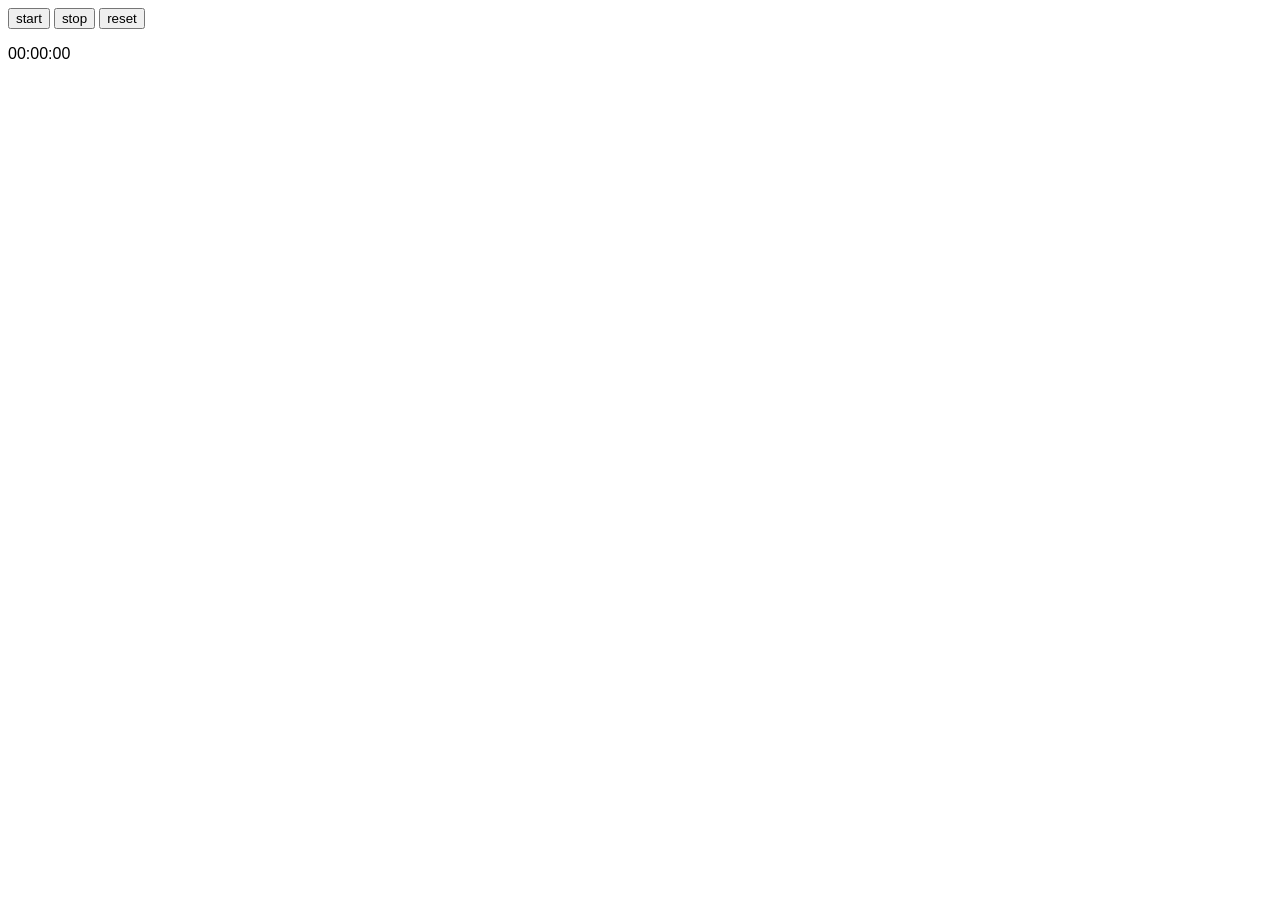
<file: stopwatch/stopwatch.html>
<!DOCTYPE html>
<html lang="en-US">
  <head>
    <meta charset="utf-8">
    <title>simple stopwatch</title>
    <style>
      p {
        font-family: sans-serif;
      }
    </style>
  </head>
  <body>
    <button id="start">start</button>
    <button id="stop">stop</button>
    <button id="reset">reset</button>
    <p id="clock">00:00:00</p>

    <script>
      // 获取 0 
      let startTime = 0
      let init = 0
      //计算秒
      let secTens = init
      let secUnit = init
      function calSec(){
        startTime++
        secUnit = startTime % 10
        if(secUnit == 0){
          if(secTens < 5){ 
            secTens ++
          }else{
            secTens = 0
          }
        }
        document.getElementById('clock').innerText = calHour() + ':' + calMin() + ':' + String(secTens) + String(secUnit)

      }

      // 计算分
      let minTens = init
      let minUnit = init
      function calMin(){
        minUnit = parseInt(startTime / 60)
        if(minUnit >= 10 && minUnit < 60){
          minTens = parseInt(minUnit / 10)
          minUnit = minUnit % 10
        }

        if(minUnit >= 60){
          let flag = String(minUnit % 60)
          minTens = 0
          minUnit = flag[0]
          if(flag.length > 1){
            console.log(flag)
            minTens = flag[0]
            minUnit = flag[1]
          }
        }

        return String(minTens) + String(minUnit)
      }

      // 计算时
      let hourTens = init
      let hourUnit = init
      function calHour(){
        hourUnit = parseInt(startTime / 3600)
        if(hourUnit >= 10 && hourUnit < 60){
          hourTens = parseInt(hourUnit / 10)
          hourUnit = hourUnit % 10
        }

        if(hourUnit >= 60){
          let flag = String(hourUnit % 60)
          hourTens = 0
          hourUnit = flag[0]
          if(flag.length > 1){
            console.log(flag)
            hourTens = flag[0]
            hourUnit = flag[1]
          }
        }
        return String(hourTens) + String(hourUnit)
      }

      function displayTime(){
        let clockInterval
        const start = document.getElementById('start')
        start.addEventListener('click',(event)=>{
          clockInterval = setInterval(calSec,1000)
          event.target.disabled = true
        })
        const stop = document.getElementById('stop')
        stop.addEventListener('click',()=>{
          clearInterval(clockInterval)
          start.disabled = false

        })
        //starttime 归零； 显示改回 00:00:00
        const reset = document.getElementById('reset')
        reset.addEventListener('click',()=>{
          startTime = 0
          clearInterval(clockInterval)
          document.getElementById('clock').innerText = '00:00:00'
          start.disabled = false
        })
      }
      displayTime()

    </script>
  </body>
</html>
</file>
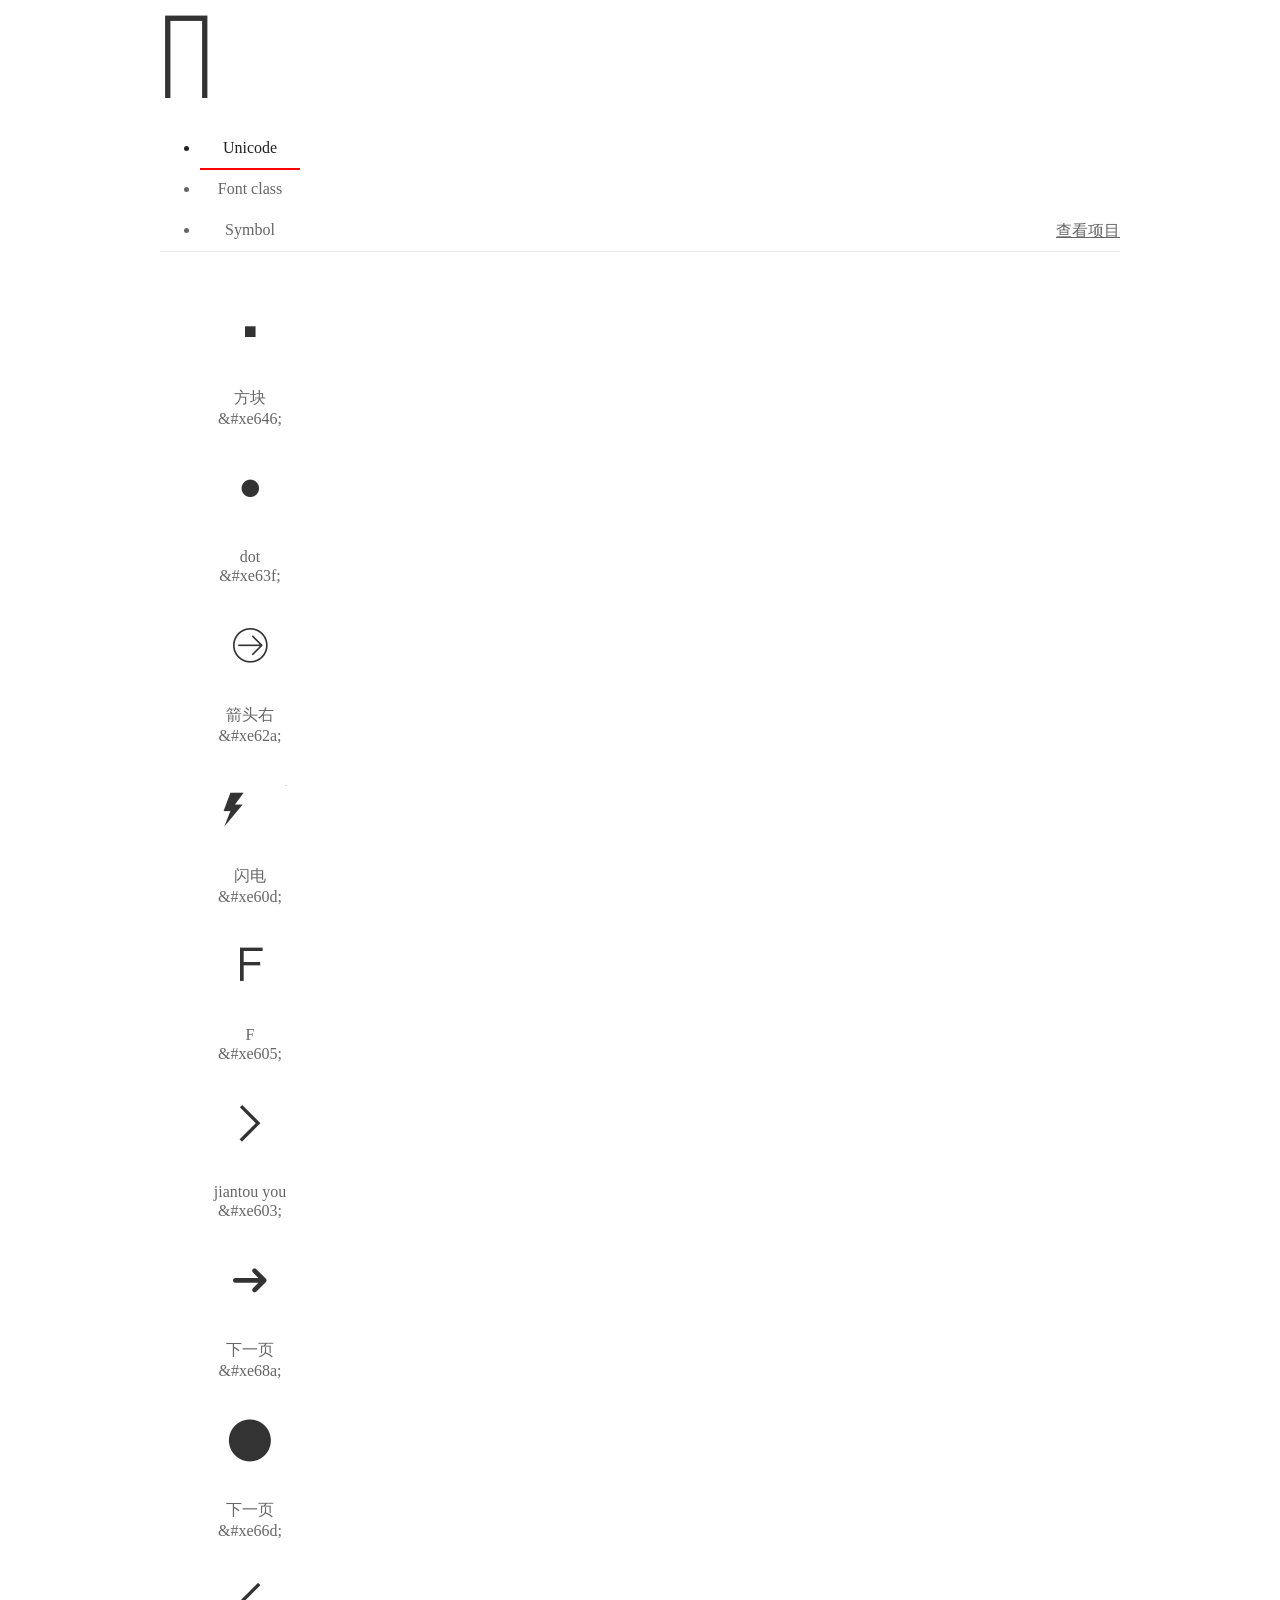
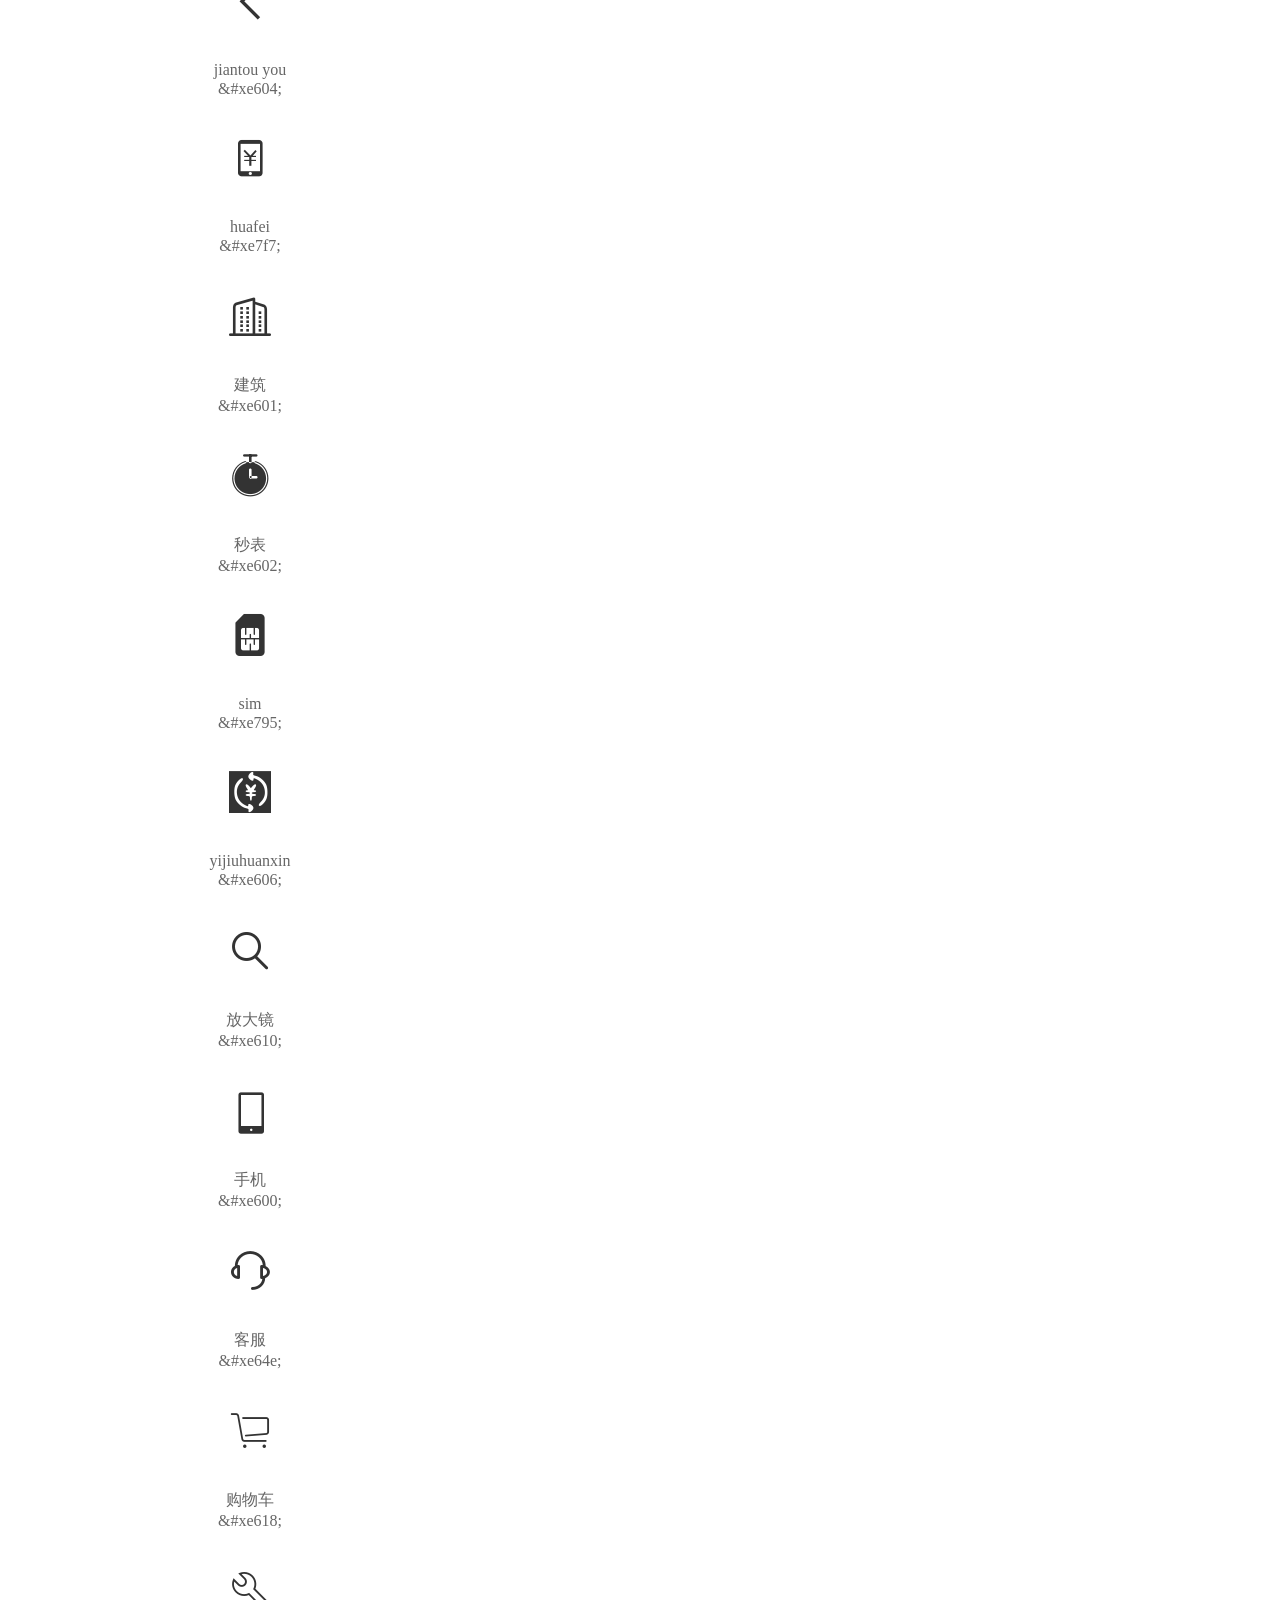
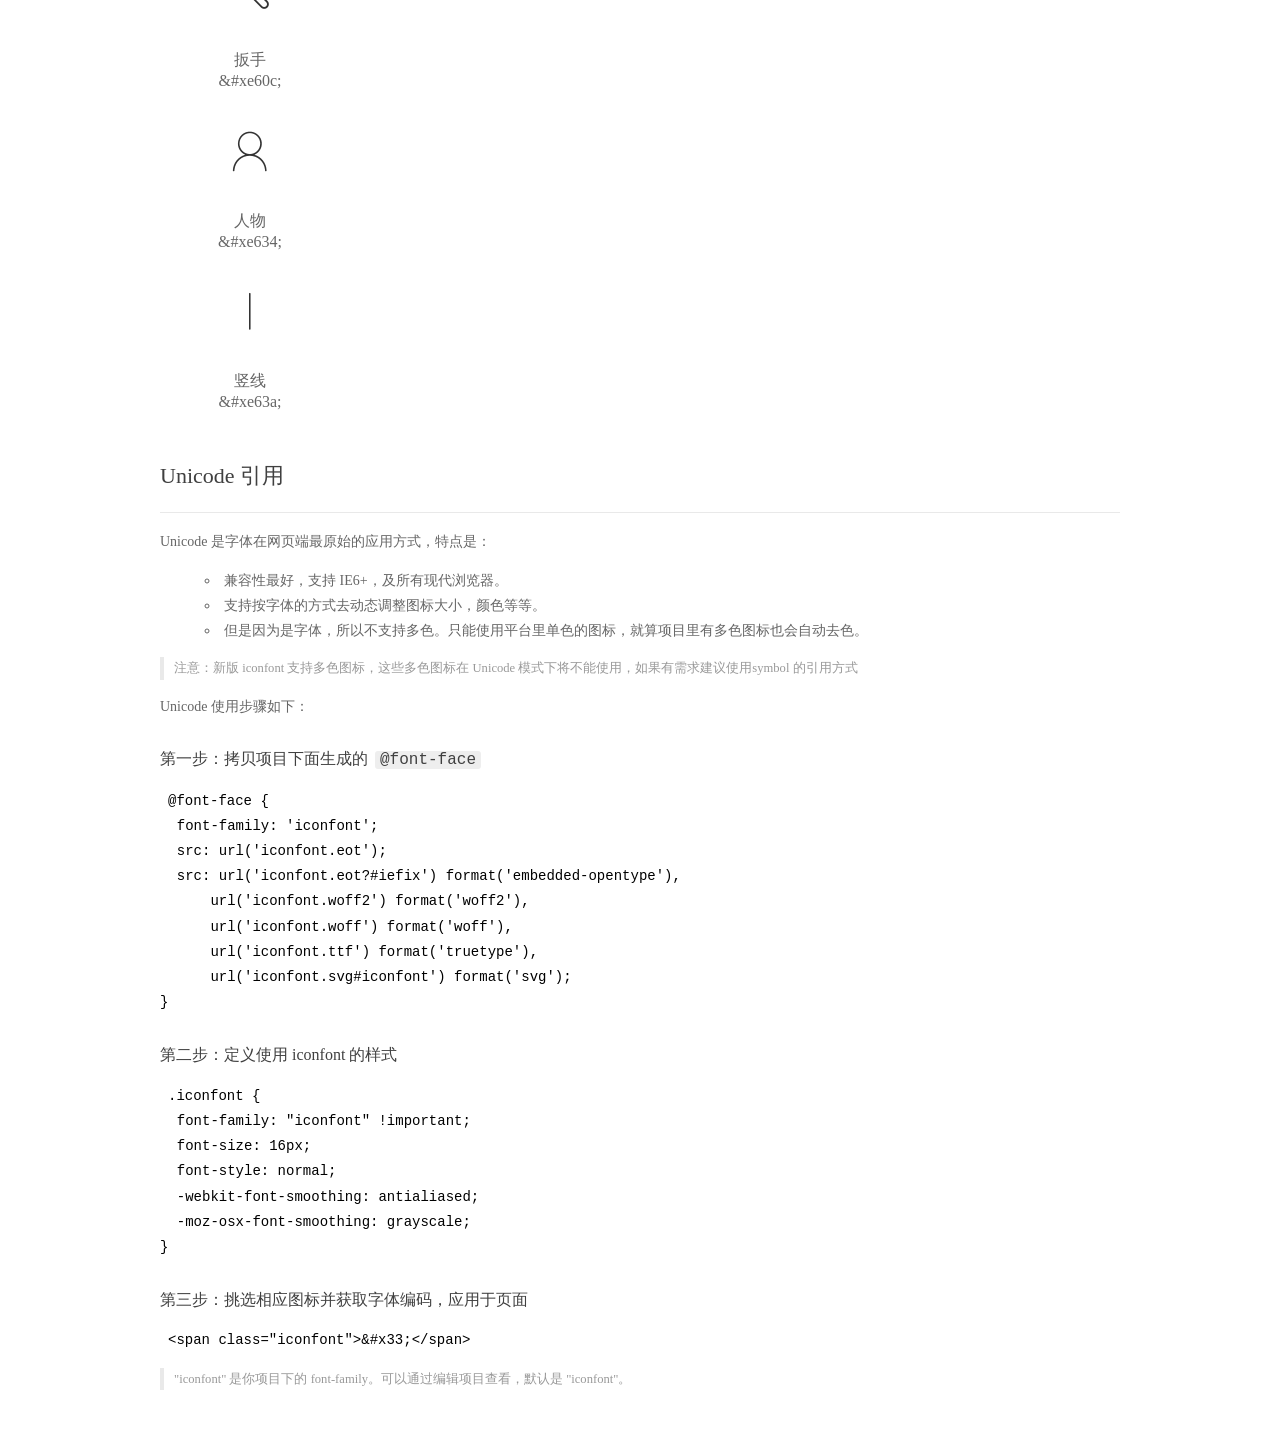
<file: xiaomi_js/xiaomi_js_iconfont/demo_index.html>
<!DOCTYPE html>
<html>
<head>
  <meta charset="utf-8"/>
  <title>IconFont Demo</title>
  <link rel="shortcut icon" href="https://img.alicdn.com/tps/i4/TB1_oz6GVXXXXaFXpXXJDFnIXXX-64-64.ico" type="image/x-icon"/>
  <link rel="stylesheet" href="https://g.alicdn.com/thx/cube/1.3.2/cube.min.css">
  <link rel="stylesheet" href="demo.css">
  <link rel="stylesheet" href="iconfont.css">
  <script src="iconfont.js"></script>
  <!-- jQuery -->
  <script src="https://a1.alicdn.com/oss/uploads/2018/12/26/7bfddb60-08e8-11e9-9b04-53e73bb6408b.js"></script>
  <!-- 代码高亮 -->
  <script src="https://a1.alicdn.com/oss/uploads/2018/12/26/a3f714d0-08e6-11e9-8a15-ebf944d7534c.js"></script>
</head>
<body>
  <div class="main">
    <h1 class="logo"><a href="https://www.iconfont.cn/" title="iconfont 首页" target="_blank">&#xe86b;</a></h1>
    <div class="nav-tabs">
      <ul id="tabs" class="dib-box">
        <li class="dib active"><span>Unicode</span></li>
        <li class="dib"><span>Font class</span></li>
        <li class="dib"><span>Symbol</span></li>
      </ul>
      
      <a href="https://www.iconfont.cn/manage/index?manage_type=myprojects&projectId=1673281" target="_blank" class="nav-more">查看项目</a>
      
    </div>
    <div class="tab-container">
      <div class="content unicode" style="display: block;">
          <ul class="icon_lists dib-box">
          
            <li class="dib">
              <span class="icon iconfont">&#xe646;</span>
                <div class="name">方块</div>
                <div class="code-name">&amp;#xe646;</div>
              </li>
          
            <li class="dib">
              <span class="icon iconfont">&#xe63f;</span>
                <div class="name">dot</div>
                <div class="code-name">&amp;#xe63f;</div>
              </li>
          
            <li class="dib">
              <span class="icon iconfont">&#xe62a;</span>
                <div class="name">箭头右</div>
                <div class="code-name">&amp;#xe62a;</div>
              </li>
          
            <li class="dib">
              <span class="icon iconfont">&#xe60d;</span>
                <div class="name">闪电</div>
                <div class="code-name">&amp;#xe60d;</div>
              </li>
          
            <li class="dib">
              <span class="icon iconfont">&#xe605;</span>
                <div class="name">F</div>
                <div class="code-name">&amp;#xe605;</div>
              </li>
          
            <li class="dib">
              <span class="icon iconfont">&#xe603;</span>
                <div class="name">jiantou  you</div>
                <div class="code-name">&amp;#xe603;</div>
              </li>
          
            <li class="dib">
              <span class="icon iconfont">&#xe68a;</span>
                <div class="name">下一页</div>
                <div class="code-name">&amp;#xe68a;</div>
              </li>
          
            <li class="dib">
              <span class="icon iconfont">&#xe66d;</span>
                <div class="name">下一页</div>
                <div class="code-name">&amp;#xe66d;</div>
              </li>
          
            <li class="dib">
              <span class="icon iconfont">&#xe604;</span>
                <div class="name">jiantou  you</div>
                <div class="code-name">&amp;#xe604;</div>
              </li>
          
            <li class="dib">
              <span class="icon iconfont">&#xe7f7;</span>
                <div class="name">huafei</div>
                <div class="code-name">&amp;#xe7f7;</div>
              </li>
          
            <li class="dib">
              <span class="icon iconfont">&#xe601;</span>
                <div class="name">建筑</div>
                <div class="code-name">&amp;#xe601;</div>
              </li>
          
            <li class="dib">
              <span class="icon iconfont">&#xe602;</span>
                <div class="name">秒表</div>
                <div class="code-name">&amp;#xe602;</div>
              </li>
          
            <li class="dib">
              <span class="icon iconfont">&#xe795;</span>
                <div class="name">sim</div>
                <div class="code-name">&amp;#xe795;</div>
              </li>
          
            <li class="dib">
              <span class="icon iconfont">&#xe606;</span>
                <div class="name">yijiuhuanxin</div>
                <div class="code-name">&amp;#xe606;</div>
              </li>
          
            <li class="dib">
              <span class="icon iconfont">&#xe610;</span>
                <div class="name">放大镜</div>
                <div class="code-name">&amp;#xe610;</div>
              </li>
          
            <li class="dib">
              <span class="icon iconfont">&#xe600;</span>
                <div class="name">手机</div>
                <div class="code-name">&amp;#xe600;</div>
              </li>
          
            <li class="dib">
              <span class="icon iconfont">&#xe64e;</span>
                <div class="name">客服</div>
                <div class="code-name">&amp;#xe64e;</div>
              </li>
          
            <li class="dib">
              <span class="icon iconfont">&#xe618;</span>
                <div class="name">购物车</div>
                <div class="code-name">&amp;#xe618;</div>
              </li>
          
            <li class="dib">
              <span class="icon iconfont">&#xe60c;</span>
                <div class="name">扳手</div>
                <div class="code-name">&amp;#xe60c;</div>
              </li>
          
            <li class="dib">
              <span class="icon iconfont">&#xe634;</span>
                <div class="name">人物</div>
                <div class="code-name">&amp;#xe634;</div>
              </li>
          
            <li class="dib">
              <span class="icon iconfont">&#xe63a;</span>
                <div class="name">竖线</div>
                <div class="code-name">&amp;#xe63a;</div>
              </li>
          
          </ul>
          <div class="article markdown">
          <h2 id="unicode-">Unicode 引用</h2>
          <hr>

          <p>Unicode 是字体在网页端最原始的应用方式，特点是：</p>
          <ul>
            <li>兼容性最好，支持 IE6+，及所有现代浏览器。</li>
            <li>支持按字体的方式去动态调整图标大小，颜色等等。</li>
            <li>但是因为是字体，所以不支持多色。只能使用平台里单色的图标，就算项目里有多色图标也会自动去色。</li>
          </ul>
          <blockquote>
            <p>注意：新版 iconfont 支持多色图标，这些多色图标在 Unicode 模式下将不能使用，如果有需求建议使用symbol 的引用方式</p>
          </blockquote>
          <p>Unicode 使用步骤如下：</p>
          <h3 id="-font-face">第一步：拷贝项目下面生成的 <code>@font-face</code></h3>
<pre><code class="language-css"
>@font-face {
  font-family: 'iconfont';
  src: url('iconfont.eot');
  src: url('iconfont.eot?#iefix') format('embedded-opentype'),
      url('iconfont.woff2') format('woff2'),
      url('iconfont.woff') format('woff'),
      url('iconfont.ttf') format('truetype'),
      url('iconfont.svg#iconfont') format('svg');
}
</code></pre>
          <h3 id="-iconfont-">第二步：定义使用 iconfont 的样式</h3>
<pre><code class="language-css"
>.iconfont {
  font-family: "iconfont" !important;
  font-size: 16px;
  font-style: normal;
  -webkit-font-smoothing: antialiased;
  -moz-osx-font-smoothing: grayscale;
}
</code></pre>
          <h3 id="-">第三步：挑选相应图标并获取字体编码，应用于页面</h3>
<pre>
<code class="language-html"
>&lt;span class="iconfont"&gt;&amp;#x33;&lt;/span&gt;
</code></pre>
          <blockquote>
            <p>"iconfont" 是你项目下的 font-family。可以通过编辑项目查看，默认是 "iconfont"。</p>
          </blockquote>
          </div>
      </div>
      <div class="content font-class">
        <ul class="icon_lists dib-box">
          
          <li class="dib">
            <span class="icon iconfont icon-fangkuai"></span>
            <div class="name">
              方块
            </div>
            <div class="code-name">.icon-fangkuai
            </div>
          </li>
          
          <li class="dib">
            <span class="icon iconfont icon-dot"></span>
            <div class="name">
              dot
            </div>
            <div class="code-name">.icon-dot
            </div>
          </li>
          
          <li class="dib">
            <span class="icon iconfont icon-jiantouyou1"></span>
            <div class="name">
              箭头右
            </div>
            <div class="code-name">.icon-jiantouyou1
            </div>
          </li>
          
          <li class="dib">
            <span class="icon iconfont icon-shandian"></span>
            <div class="name">
              闪电
            </div>
            <div class="code-name">.icon-shandian
            </div>
          </li>
          
          <li class="dib">
            <span class="icon iconfont icon-F"></span>
            <div class="name">
              F
            </div>
            <div class="code-name">.icon-F
            </div>
          </li>
          
          <li class="dib">
            <span class="icon iconfont icon-jiantouyou"></span>
            <div class="name">
              jiantou  you
            </div>
            <div class="code-name">.icon-jiantouyou
            </div>
          </li>
          
          <li class="dib">
            <span class="icon iconfont icon-xiayiye"></span>
            <div class="name">
              下一页
            </div>
            <div class="code-name">.icon-xiayiye
            </div>
          </li>
          
          <li class="dib">
            <span class="icon iconfont icon-xiayiye1"></span>
            <div class="name">
              下一页
            </div>
            <div class="code-name">.icon-xiayiye1
            </div>
          </li>
          
          <li class="dib">
            <span class="icon iconfont icon-arrow"></span>
            <div class="name">
              jiantou  you
            </div>
            <div class="code-name">.icon-arrow
            </div>
          </li>
          
          <li class="dib">
            <span class="icon iconfont icon-huafei"></span>
            <div class="name">
              huafei
            </div>
            <div class="code-name">.icon-huafei
            </div>
          </li>
          
          <li class="dib">
            <span class="icon iconfont icon-architecture"></span>
            <div class="name">
              建筑
            </div>
            <div class="code-name">.icon-architecture
            </div>
          </li>
          
          <li class="dib">
            <span class="icon iconfont icon-miaobiao"></span>
            <div class="name">
              秒表
            </div>
            <div class="code-name">.icon-miaobiao
            </div>
          </li>
          
          <li class="dib">
            <span class="icon iconfont icon-sim"></span>
            <div class="name">
              sim
            </div>
            <div class="code-name">.icon-sim
            </div>
          </li>
          
          <li class="dib">
            <span class="icon iconfont icon-yijiuhuanxin"></span>
            <div class="name">
              yijiuhuanxin
            </div>
            <div class="code-name">.icon-yijiuhuanxin
            </div>
          </li>
          
          <li class="dib">
            <span class="icon iconfont icon-fangdajing"></span>
            <div class="name">
              放大镜
            </div>
            <div class="code-name">.icon-fangdajing
            </div>
          </li>
          
          <li class="dib">
            <span class="icon iconfont icon-shouji"></span>
            <div class="name">
              手机
            </div>
            <div class="code-name">.icon-shouji
            </div>
          </li>
          
          <li class="dib">
            <span class="icon iconfont icon-kefu"></span>
            <div class="name">
              客服
            </div>
            <div class="code-name">.icon-kefu
            </div>
          </li>
          
          <li class="dib">
            <span class="icon iconfont icon-3"></span>
            <div class="name">
              购物车
            </div>
            <div class="code-name">.icon-3
            </div>
          </li>
          
          <li class="dib">
            <span class="icon iconfont icon-banshou"></span>
            <div class="name">
              扳手
            </div>
            <div class="code-name">.icon-banshou
            </div>
          </li>
          
          <li class="dib">
            <span class="icon iconfont icon-renwu2"></span>
            <div class="name">
              人物
            </div>
            <div class="code-name">.icon-renwu2
            </div>
          </li>
          
          <li class="dib">
            <span class="icon iconfont icon-vertical_line"></span>
            <div class="name">
              竖线
            </div>
            <div class="code-name">.icon-vertical_line
            </div>
          </li>
          
        </ul>
        <div class="article markdown">
        <h2 id="font-class-">font-class 引用</h2>
        <hr>

        <p>font-class 是 Unicode 使用方式的一种变种，主要是解决 Unicode 书写不直观，语意不明确的问题。</p>
        <p>与 Unicode 使用方式相比，具有如下特点：</p>
        <ul>
          <li>兼容性良好，支持 IE8+，及所有现代浏览器。</li>
          <li>相比于 Unicode 语意明确，书写更直观。可以很容易分辨这个 icon 是什么。</li>
          <li>因为使用 class 来定义图标，所以当要替换图标时，只需要修改 class 里面的 Unicode 引用。</li>
          <li>不过因为本质上还是使用的字体，所以多色图标还是不支持的。</li>
        </ul>
        <p>使用步骤如下：</p>
        <h3 id="-fontclass-">第一步：引入项目下面生成的 fontclass 代码：</h3>
<pre><code class="language-html">&lt;link rel="stylesheet" href="./iconfont.css"&gt;
</code></pre>
        <h3 id="-">第二步：挑选相应图标并获取类名，应用于页面：</h3>
<pre><code class="language-html">&lt;span class="iconfont icon-xxx"&gt;&lt;/span&gt;
</code></pre>
        <blockquote>
          <p>"
            iconfont" 是你项目下的 font-family。可以通过编辑项目查看，默认是 "iconfont"。</p>
        </blockquote>
      </div>
      </div>
      <div class="content symbol">
          <ul class="icon_lists dib-box">
          
            <li class="dib">
                <svg class="icon svg-icon" aria-hidden="true">
                  <use xlink:href="#icon-fangkuai"></use>
                </svg>
                <div class="name">方块</div>
                <div class="code-name">#icon-fangkuai</div>
            </li>
          
            <li class="dib">
                <svg class="icon svg-icon" aria-hidden="true">
                  <use xlink:href="#icon-dot"></use>
                </svg>
                <div class="name">dot</div>
                <div class="code-name">#icon-dot</div>
            </li>
          
            <li class="dib">
                <svg class="icon svg-icon" aria-hidden="true">
                  <use xlink:href="#icon-jiantouyou1"></use>
                </svg>
                <div class="name">箭头右</div>
                <div class="code-name">#icon-jiantouyou1</div>
            </li>
          
            <li class="dib">
                <svg class="icon svg-icon" aria-hidden="true">
                  <use xlink:href="#icon-shandian"></use>
                </svg>
                <div class="name">闪电</div>
                <div class="code-name">#icon-shandian</div>
            </li>
          
            <li class="dib">
                <svg class="icon svg-icon" aria-hidden="true">
                  <use xlink:href="#icon-F"></use>
                </svg>
                <div class="name">F</div>
                <div class="code-name">#icon-F</div>
            </li>
          
            <li class="dib">
                <svg class="icon svg-icon" aria-hidden="true">
                  <use xlink:href="#icon-jiantouyou"></use>
                </svg>
                <div class="name">jiantou  you</div>
                <div class="code-name">#icon-jiantouyou</div>
            </li>
          
            <li class="dib">
                <svg class="icon svg-icon" aria-hidden="true">
                  <use xlink:href="#icon-xiayiye"></use>
                </svg>
                <div class="name">下一页</div>
                <div class="code-name">#icon-xiayiye</div>
            </li>
          
            <li class="dib">
                <svg class="icon svg-icon" aria-hidden="true">
                  <use xlink:href="#icon-xiayiye1"></use>
                </svg>
                <div class="name">下一页</div>
                <div class="code-name">#icon-xiayiye1</div>
            </li>
          
            <li class="dib">
                <svg class="icon svg-icon" aria-hidden="true">
                  <use xlink:href="#icon-arrow"></use>
                </svg>
                <div class="name">jiantou  you</div>
                <div class="code-name">#icon-arrow</div>
            </li>
          
            <li class="dib">
                <svg class="icon svg-icon" aria-hidden="true">
                  <use xlink:href="#icon-huafei"></use>
                </svg>
                <div class="name">huafei</div>
                <div class="code-name">#icon-huafei</div>
            </li>
          
            <li class="dib">
                <svg class="icon svg-icon" aria-hidden="true">
                  <use xlink:href="#icon-architecture"></use>
                </svg>
                <div class="name">建筑</div>
                <div class="code-name">#icon-architecture</div>
            </li>
          
            <li class="dib">
                <svg class="icon svg-icon" aria-hidden="true">
                  <use xlink:href="#icon-miaobiao"></use>
                </svg>
                <div class="name">秒表</div>
                <div class="code-name">#icon-miaobiao</div>
            </li>
          
            <li class="dib">
                <svg class="icon svg-icon" aria-hidden="true">
                  <use xlink:href="#icon-sim"></use>
                </svg>
                <div class="name">sim</div>
                <div class="code-name">#icon-sim</div>
            </li>
          
            <li class="dib">
                <svg class="icon svg-icon" aria-hidden="true">
                  <use xlink:href="#icon-yijiuhuanxin"></use>
                </svg>
                <div class="name">yijiuhuanxin</div>
                <div class="code-name">#icon-yijiuhuanxin</div>
            </li>
          
            <li class="dib">
                <svg class="icon svg-icon" aria-hidden="true">
                  <use xlink:href="#icon-fangdajing"></use>
                </svg>
                <div class="name">放大镜</div>
                <div class="code-name">#icon-fangdajing</div>
            </li>
          
            <li class="dib">
                <svg class="icon svg-icon" aria-hidden="true">
                  <use xlink:href="#icon-shouji"></use>
                </svg>
                <div class="name">手机</div>
                <div class="code-name">#icon-shouji</div>
            </li>
          
            <li class="dib">
                <svg class="icon svg-icon" aria-hidden="true">
                  <use xlink:href="#icon-kefu"></use>
                </svg>
                <div class="name">客服</div>
                <div class="code-name">#icon-kefu</div>
            </li>
          
            <li class="dib">
                <svg class="icon svg-icon" aria-hidden="true">
                  <use xlink:href="#icon-3"></use>
                </svg>
                <div class="name">购物车</div>
                <div class="code-name">#icon-3</div>
            </li>
          
            <li class="dib">
                <svg class="icon svg-icon" aria-hidden="true">
                  <use xlink:href="#icon-banshou"></use>
                </svg>
                <div class="name">扳手</div>
                <div class="code-name">#icon-banshou</div>
            </li>
          
            <li class="dib">
                <svg class="icon svg-icon" aria-hidden="true">
                  <use xlink:href="#icon-renwu2"></use>
                </svg>
                <div class="name">人物</div>
                <div class="code-name">#icon-renwu2</div>
            </li>
          
            <li class="dib">
                <svg class="icon svg-icon" aria-hidden="true">
                  <use xlink:href="#icon-vertical_line"></use>
                </svg>
                <div class="name">竖线</div>
                <div class="code-name">#icon-vertical_line</div>
            </li>
          
          </ul>
          <div class="article markdown">
          <h2 id="symbol-">Symbol 引用</h2>
          <hr>

          <p>这是一种全新的使用方式，应该说这才是未来的主流，也是平台目前推荐的用法。相关介绍可以参考这篇<a href="">文章</a>
            这种用法其实是做了一个 SVG 的集合，与另外两种相比具有如下特点：</p>
          <ul>
            <li>支持多色图标了，不再受单色限制。</li>
            <li>通过一些技巧，支持像字体那样，通过 <code>font-size</code>, <code>color</code> 来调整样式。</li>
            <li>兼容性较差，支持 IE9+，及现代浏览器。</li>
            <li>浏览器渲染 SVG 的性能一般，还不如 png。</li>
          </ul>
          <p>使用步骤如下：</p>
          <h3 id="-symbol-">第一步：引入项目下面生成的 symbol 代码：</h3>
<pre><code class="language-html">&lt;script src="./iconfont.js"&gt;&lt;/script&gt;
</code></pre>
          <h3 id="-css-">第二步：加入通用 CSS 代码（引入一次就行）：</h3>
<pre><code class="language-html">&lt;style&gt;
.icon {
  width: 1em;
  height: 1em;
  vertical-align: -0.15em;
  fill: currentColor;
  overflow: hidden;
}
&lt;/style&gt;
</code></pre>
          <h3 id="-">第三步：挑选相应图标并获取类名，应用于页面：</h3>
<pre><code class="language-html">&lt;svg class="icon" aria-hidden="true"&gt;
  &lt;use xlink:href="#icon-xxx"&gt;&lt;/use&gt;
&lt;/svg&gt;
</code></pre>
          </div>
      </div>

    </div>
  </div>
  <script>
  $(document).ready(function () {
      $('.tab-container .content:first').show()

      $('#tabs li').click(function (e) {
        var tabContent = $('.tab-container .content')
        var index = $(this).index()

        if ($(this).hasClass('active')) {
          return
        } else {
          $('#tabs li').removeClass('active')
          $(this).addClass('active')

          tabContent.hide().eq(index).fadeIn()
        }
      })
    })
  </script>
</body>
</html>
</file>
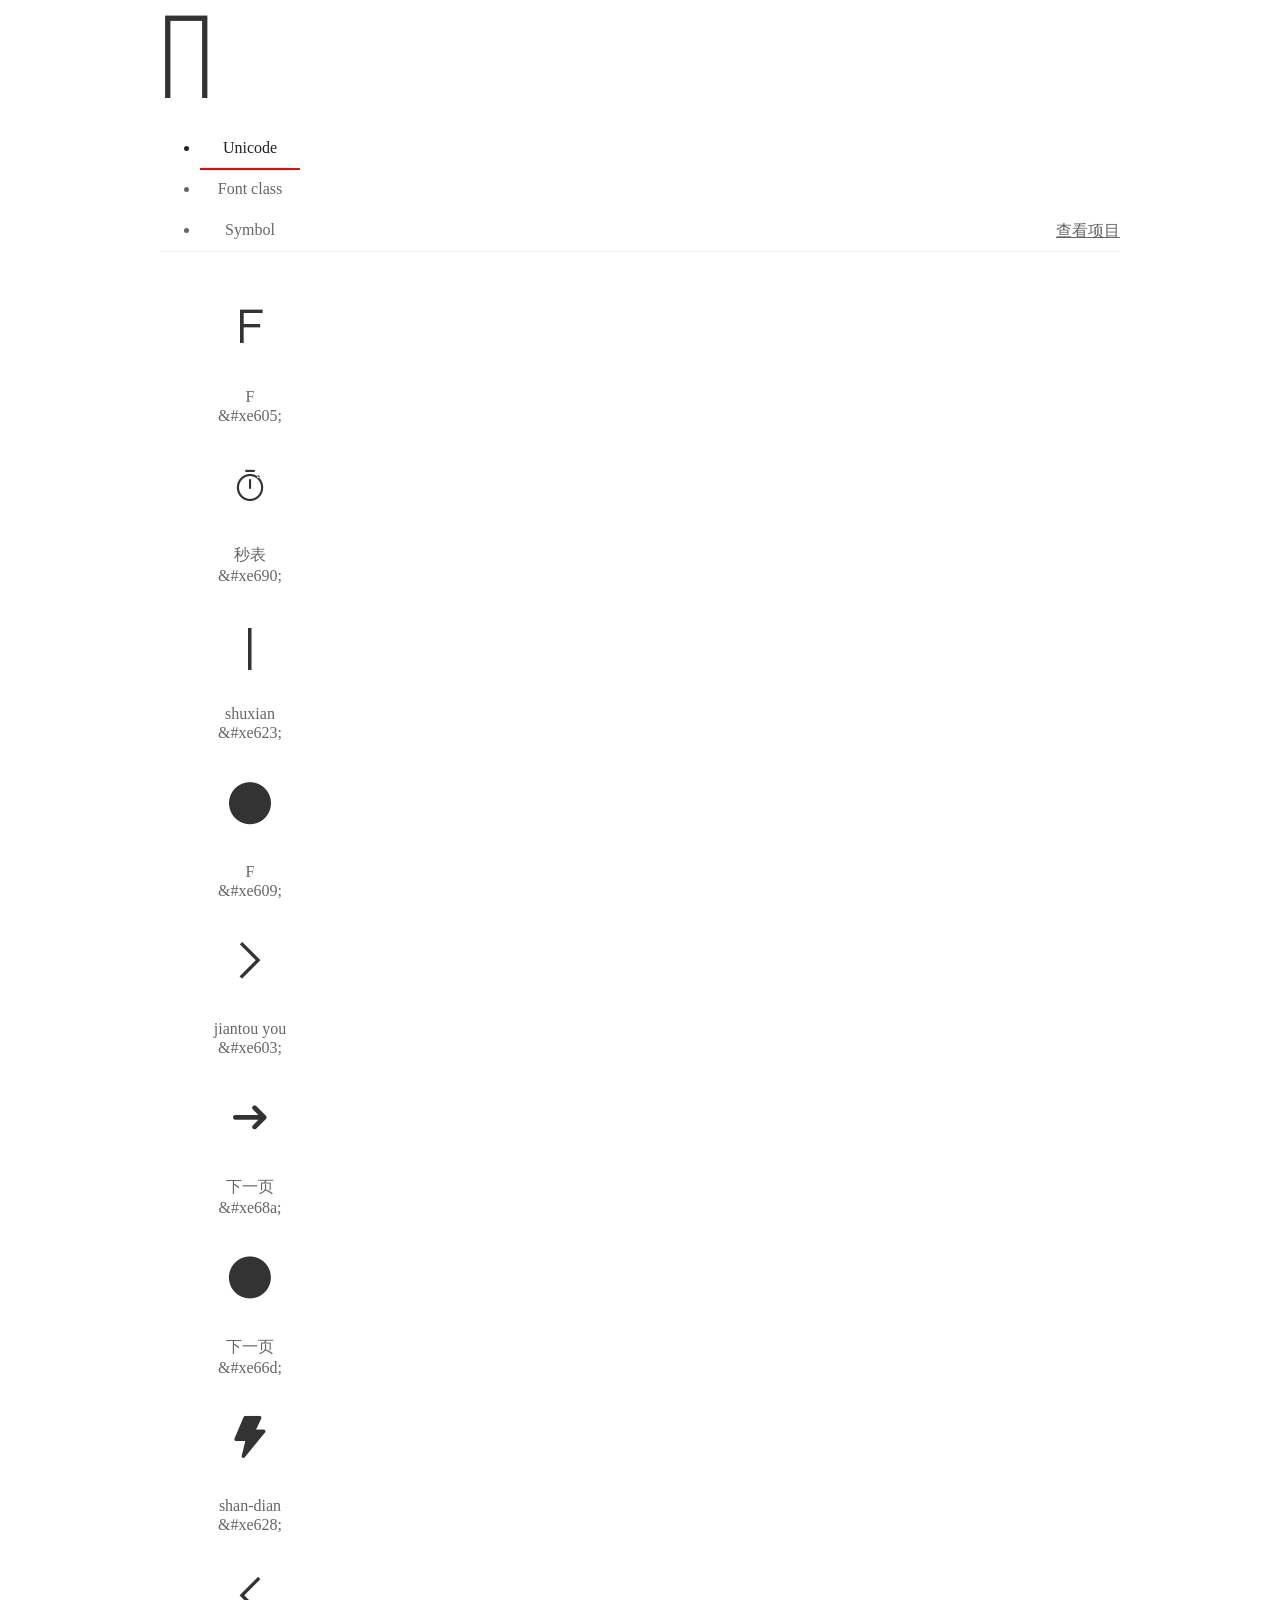
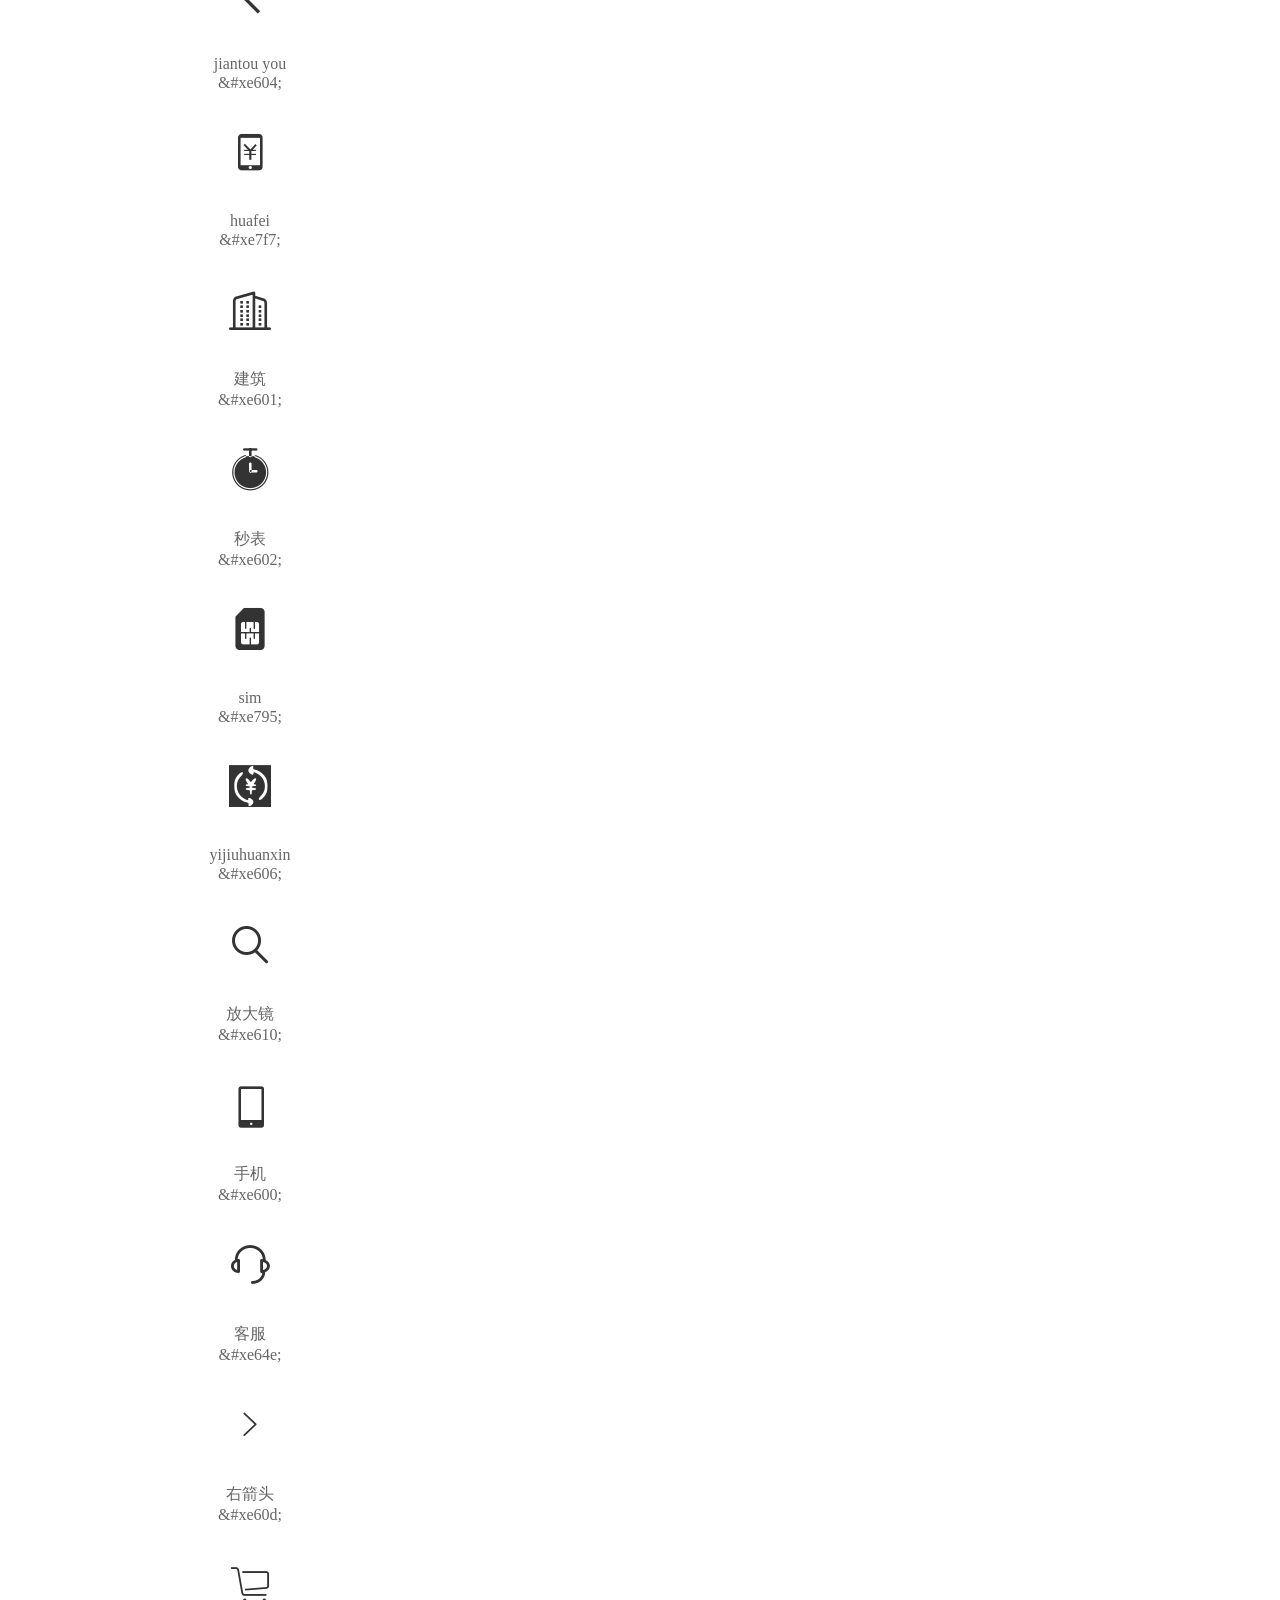
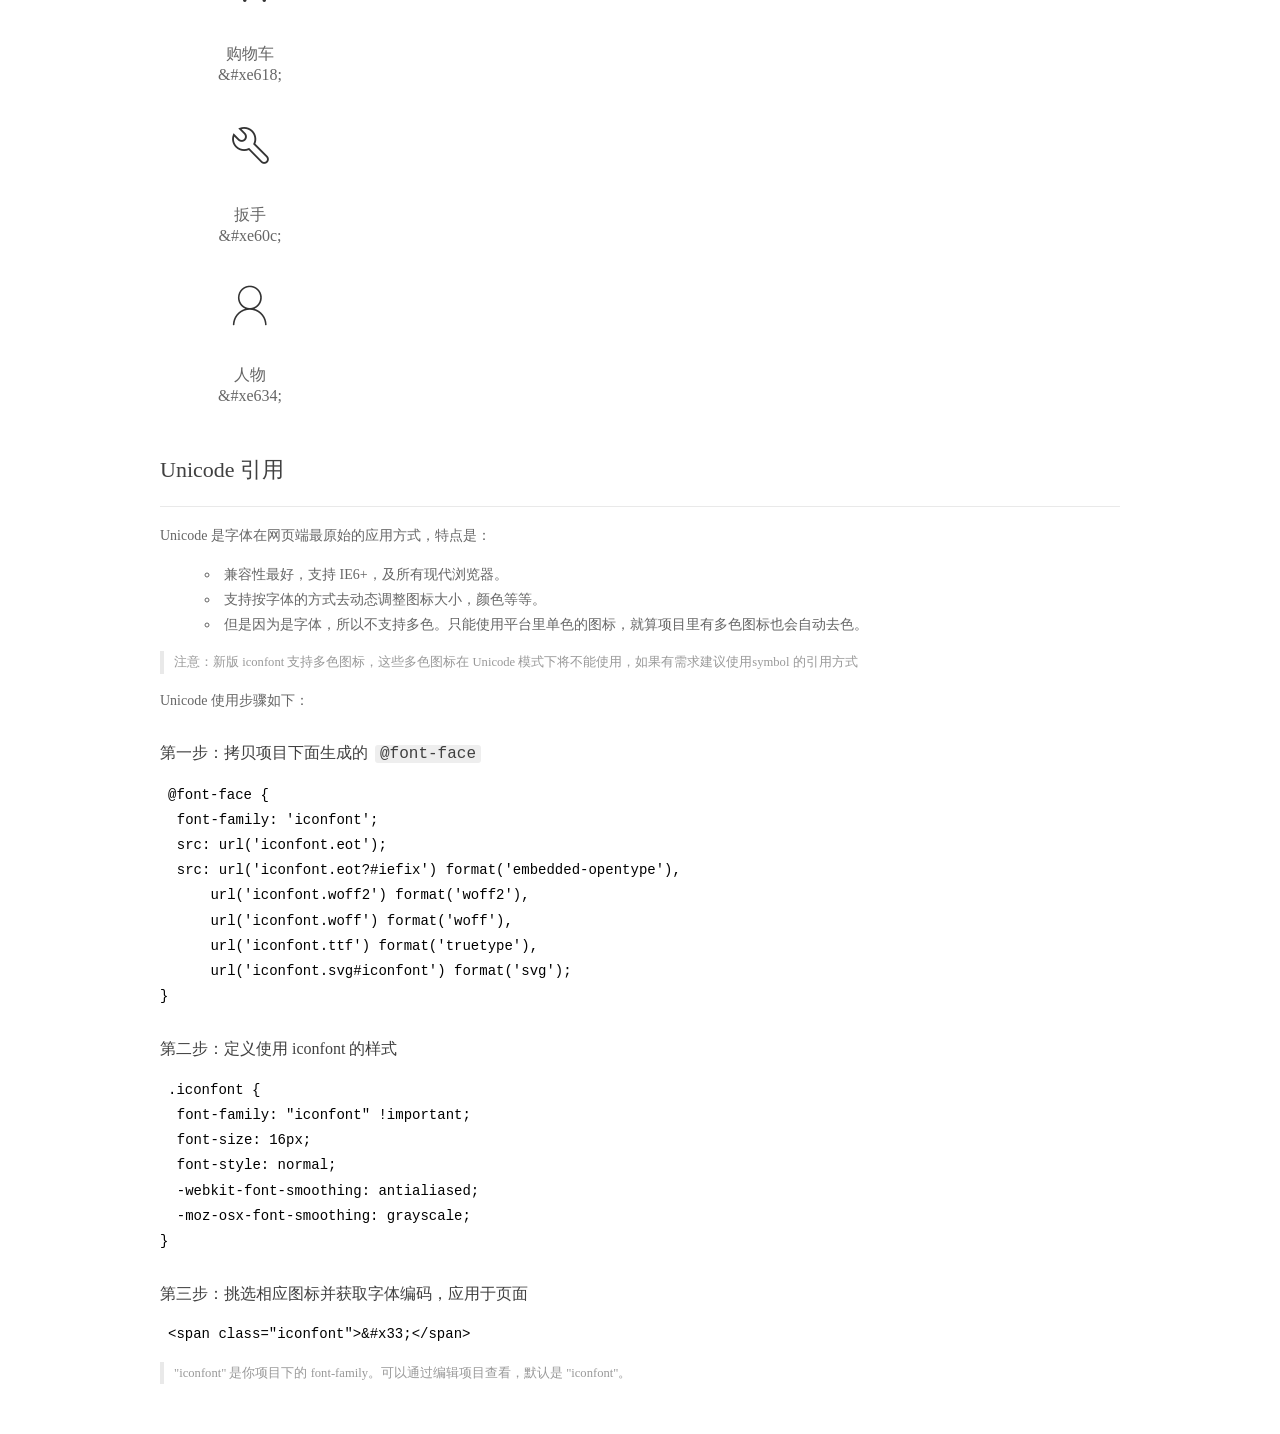
<file: xiaomi_static/iconfont/demo_index.html>
<!DOCTYPE html>
<html>
<head>
  <meta charset="utf-8"/>
  <title>IconFont Demo</title>
  <link rel="shortcut icon" href="https://gtms04.alicdn.com/tps/i4/TB1_oz6GVXXXXaFXpXXJDFnIXXX-64-64.ico" type="image/x-icon"/>
  <link rel="stylesheet" href="https://g.alicdn.com/thx/cube/1.3.2/cube.min.css">
  <link rel="stylesheet" href="demo.css">
  <link rel="stylesheet" href="iconfont.css">
  <script src="iconfont.js"></script>
  <!-- jQuery -->
  <script src="https://a1.alicdn.com/oss/uploads/2018/12/26/7bfddb60-08e8-11e9-9b04-53e73bb6408b.js"></script>
  <!-- 代码高亮 -->
  <script src="https://a1.alicdn.com/oss/uploads/2018/12/26/a3f714d0-08e6-11e9-8a15-ebf944d7534c.js"></script>
</head>
<body>
  <div class="main">
    <h1 class="logo"><a href="https://www.iconfont.cn/" title="iconfont 首页" target="_blank">&#xe86b;</a></h1>
    <div class="nav-tabs">
      <ul id="tabs" class="dib-box">
        <li class="dib active"><span>Unicode</span></li>
        <li class="dib"><span>Font class</span></li>
        <li class="dib"><span>Symbol</span></li>
      </ul>
      
      <a href="https://www.iconfont.cn/manage/index?manage_type=myprojects&projectId=1673281" target="_blank" class="nav-more">查看项目</a>
      
    </div>
    <div class="tab-container">
      <div class="content unicode" style="display: block;">
          <ul class="icon_lists dib-box">
          
            <li class="dib">
              <span class="icon iconfont">&#xe605;</span>
                <div class="name">F</div>
                <div class="code-name">&amp;#xe605;</div>
              </li>
          
            <li class="dib">
              <span class="icon iconfont">&#xe690;</span>
                <div class="name">秒表</div>
                <div class="code-name">&amp;#xe690;</div>
              </li>
          
            <li class="dib">
              <span class="icon iconfont">&#xe623;</span>
                <div class="name">shuxian</div>
                <div class="code-name">&amp;#xe623;</div>
              </li>
          
            <li class="dib">
              <span class="icon iconfont">&#xe609;</span>
                <div class="name">F</div>
                <div class="code-name">&amp;#xe609;</div>
              </li>
          
            <li class="dib">
              <span class="icon iconfont">&#xe603;</span>
                <div class="name">jiantou  you</div>
                <div class="code-name">&amp;#xe603;</div>
              </li>
          
            <li class="dib">
              <span class="icon iconfont">&#xe68a;</span>
                <div class="name">下一页</div>
                <div class="code-name">&amp;#xe68a;</div>
              </li>
          
            <li class="dib">
              <span class="icon iconfont">&#xe66d;</span>
                <div class="name">下一页</div>
                <div class="code-name">&amp;#xe66d;</div>
              </li>
          
            <li class="dib">
              <span class="icon iconfont">&#xe628;</span>
                <div class="name">shan-dian</div>
                <div class="code-name">&amp;#xe628;</div>
              </li>
          
            <li class="dib">
              <span class="icon iconfont">&#xe604;</span>
                <div class="name">jiantou  you</div>
                <div class="code-name">&amp;#xe604;</div>
              </li>
          
            <li class="dib">
              <span class="icon iconfont">&#xe7f7;</span>
                <div class="name">huafei</div>
                <div class="code-name">&amp;#xe7f7;</div>
              </li>
          
            <li class="dib">
              <span class="icon iconfont">&#xe601;</span>
                <div class="name">建筑</div>
                <div class="code-name">&amp;#xe601;</div>
              </li>
          
            <li class="dib">
              <span class="icon iconfont">&#xe602;</span>
                <div class="name">秒表</div>
                <div class="code-name">&amp;#xe602;</div>
              </li>
          
            <li class="dib">
              <span class="icon iconfont">&#xe795;</span>
                <div class="name">sim</div>
                <div class="code-name">&amp;#xe795;</div>
              </li>
          
            <li class="dib">
              <span class="icon iconfont">&#xe606;</span>
                <div class="name">yijiuhuanxin</div>
                <div class="code-name">&amp;#xe606;</div>
              </li>
          
            <li class="dib">
              <span class="icon iconfont">&#xe610;</span>
                <div class="name">放大镜</div>
                <div class="code-name">&amp;#xe610;</div>
              </li>
          
            <li class="dib">
              <span class="icon iconfont">&#xe600;</span>
                <div class="name">手机</div>
                <div class="code-name">&amp;#xe600;</div>
              </li>
          
            <li class="dib">
              <span class="icon iconfont">&#xe64e;</span>
                <div class="name">客服</div>
                <div class="code-name">&amp;#xe64e;</div>
              </li>
          
            <li class="dib">
              <span class="icon iconfont">&#xe60d;</span>
                <div class="name">右箭头</div>
                <div class="code-name">&amp;#xe60d;</div>
              </li>
          
            <li class="dib">
              <span class="icon iconfont">&#xe618;</span>
                <div class="name">购物车</div>
                <div class="code-name">&amp;#xe618;</div>
              </li>
          
            <li class="dib">
              <span class="icon iconfont">&#xe60c;</span>
                <div class="name">扳手</div>
                <div class="code-name">&amp;#xe60c;</div>
              </li>
          
            <li class="dib">
              <span class="icon iconfont">&#xe634;</span>
                <div class="name">人物</div>
                <div class="code-name">&amp;#xe634;</div>
              </li>
          
          </ul>
          <div class="article markdown">
          <h2 id="unicode-">Unicode 引用</h2>
          <hr>

          <p>Unicode 是字体在网页端最原始的应用方式，特点是：</p>
          <ul>
            <li>兼容性最好，支持 IE6+，及所有现代浏览器。</li>
            <li>支持按字体的方式去动态调整图标大小，颜色等等。</li>
            <li>但是因为是字体，所以不支持多色。只能使用平台里单色的图标，就算项目里有多色图标也会自动去色。</li>
          </ul>
          <blockquote>
            <p>注意：新版 iconfont 支持多色图标，这些多色图标在 Unicode 模式下将不能使用，如果有需求建议使用symbol 的引用方式</p>
          </blockquote>
          <p>Unicode 使用步骤如下：</p>
          <h3 id="-font-face">第一步：拷贝项目下面生成的 <code>@font-face</code></h3>
<pre><code class="language-css"
>@font-face {
  font-family: 'iconfont';
  src: url('iconfont.eot');
  src: url('iconfont.eot?#iefix') format('embedded-opentype'),
      url('iconfont.woff2') format('woff2'),
      url('iconfont.woff') format('woff'),
      url('iconfont.ttf') format('truetype'),
      url('iconfont.svg#iconfont') format('svg');
}
</code></pre>
          <h3 id="-iconfont-">第二步：定义使用 iconfont 的样式</h3>
<pre><code class="language-css"
>.iconfont {
  font-family: "iconfont" !important;
  font-size: 16px;
  font-style: normal;
  -webkit-font-smoothing: antialiased;
  -moz-osx-font-smoothing: grayscale;
}
</code></pre>
          <h3 id="-">第三步：挑选相应图标并获取字体编码，应用于页面</h3>
<pre>
<code class="language-html"
>&lt;span class="iconfont"&gt;&amp;#x33;&lt;/span&gt;
</code></pre>
          <blockquote>
            <p>"iconfont" 是你项目下的 font-family。可以通过编辑项目查看，默认是 "iconfont"。</p>
          </blockquote>
          </div>
      </div>
      <div class="content font-class">
        <ul class="icon_lists dib-box">
          
          <li class="dib">
            <span class="icon iconfont icon-F"></span>
            <div class="name">
              F
            </div>
            <div class="code-name">.icon-F
            </div>
          </li>
          
          <li class="dib">
            <span class="icon iconfont icon-miaobiao1"></span>
            <div class="name">
              秒表
            </div>
            <div class="code-name">.icon-miaobiao1
            </div>
          </li>
          
          <li class="dib">
            <span class="icon iconfont icon-shuxian"></span>
            <div class="name">
              shuxian
            </div>
            <div class="code-name">.icon-shuxian
            </div>
          </li>
          
          <li class="dib">
            <span class="icon iconfont icon-6"></span>
            <div class="name">
              F
            </div>
            <div class="code-name">.icon-6
            </div>
          </li>
          
          <li class="dib">
            <span class="icon iconfont icon-jiantouyou"></span>
            <div class="name">
              jiantou  you
            </div>
            <div class="code-name">.icon-jiantouyou
            </div>
          </li>
          
          <li class="dib">
            <span class="icon iconfont icon-xiayiye"></span>
            <div class="name">
              下一页
            </div>
            <div class="code-name">.icon-xiayiye
            </div>
          </li>
          
          <li class="dib">
            <span class="icon iconfont icon-xiayiye1"></span>
            <div class="name">
              下一页
            </div>
            <div class="code-name">.icon-xiayiye1
            </div>
          </li>
          
          <li class="dib">
            <span class="icon iconfont icon-shan-dian"></span>
            <div class="name">
              shan-dian
            </div>
            <div class="code-name">.icon-shan-dian
            </div>
          </li>
          
          <li class="dib">
            <span class="icon iconfont icon-arrow"></span>
            <div class="name">
              jiantou  you
            </div>
            <div class="code-name">.icon-arrow
            </div>
          </li>
          
          <li class="dib">
            <span class="icon iconfont icon-huafei"></span>
            <div class="name">
              huafei
            </div>
            <div class="code-name">.icon-huafei
            </div>
          </li>
          
          <li class="dib">
            <span class="icon iconfont icon-architecture"></span>
            <div class="name">
              建筑
            </div>
            <div class="code-name">.icon-architecture
            </div>
          </li>
          
          <li class="dib">
            <span class="icon iconfont icon-miaobiao"></span>
            <div class="name">
              秒表
            </div>
            <div class="code-name">.icon-miaobiao
            </div>
          </li>
          
          <li class="dib">
            <span class="icon iconfont icon-sim"></span>
            <div class="name">
              sim
            </div>
            <div class="code-name">.icon-sim
            </div>
          </li>
          
          <li class="dib">
            <span class="icon iconfont icon-yijiuhuanxin"></span>
            <div class="name">
              yijiuhuanxin
            </div>
            <div class="code-name">.icon-yijiuhuanxin
            </div>
          </li>
          
          <li class="dib">
            <span class="icon iconfont icon-fangdajing"></span>
            <div class="name">
              放大镜
            </div>
            <div class="code-name">.icon-fangdajing
            </div>
          </li>
          
          <li class="dib">
            <span class="icon iconfont icon-shouji"></span>
            <div class="name">
              手机
            </div>
            <div class="code-name">.icon-shouji
            </div>
          </li>
          
          <li class="dib">
            <span class="icon iconfont icon-kefu"></span>
            <div class="name">
              客服
            </div>
            <div class="code-name">.icon-kefu
            </div>
          </li>
          
          <li class="dib">
            <span class="icon iconfont icon-arrow-r"></span>
            <div class="name">
              右箭头
            </div>
            <div class="code-name">.icon-arrow-r
            </div>
          </li>
          
          <li class="dib">
            <span class="icon iconfont icon-3"></span>
            <div class="name">
              购物车
            </div>
            <div class="code-name">.icon-3
            </div>
          </li>
          
          <li class="dib">
            <span class="icon iconfont icon-banshou"></span>
            <div class="name">
              扳手
            </div>
            <div class="code-name">.icon-banshou
            </div>
          </li>
          
          <li class="dib">
            <span class="icon iconfont icon-renwu2"></span>
            <div class="name">
              人物
            </div>
            <div class="code-name">.icon-renwu2
            </div>
          </li>
          
        </ul>
        <div class="article markdown">
        <h2 id="font-class-">font-class 引用</h2>
        <hr>

        <p>font-class 是 Unicode 使用方式的一种变种，主要是解决 Unicode 书写不直观，语意不明确的问题。</p>
        <p>与 Unicode 使用方式相比，具有如下特点：</p>
        <ul>
          <li>兼容性良好，支持 IE8+，及所有现代浏览器。</li>
          <li>相比于 Unicode 语意明确，书写更直观。可以很容易分辨这个 icon 是什么。</li>
          <li>因为使用 class 来定义图标，所以当要替换图标时，只需要修改 class 里面的 Unicode 引用。</li>
          <li>不过因为本质上还是使用的字体，所以多色图标还是不支持的。</li>
        </ul>
        <p>使用步骤如下：</p>
        <h3 id="-fontclass-">第一步：引入项目下面生成的 fontclass 代码：</h3>
<pre><code class="language-html">&lt;link rel="stylesheet" href="./iconfont.css"&gt;
</code></pre>
        <h3 id="-">第二步：挑选相应图标并获取类名，应用于页面：</h3>
<pre><code class="language-html">&lt;span class="iconfont icon-xxx"&gt;&lt;/span&gt;
</code></pre>
        <blockquote>
          <p>"
            iconfont" 是你项目下的 font-family。可以通过编辑项目查看，默认是 "iconfont"。</p>
        </blockquote>
      </div>
      </div>
      <div class="content symbol">
          <ul class="icon_lists dib-box">
          
            <li class="dib">
                <svg class="icon svg-icon" aria-hidden="true">
                  <use xlink:href="#icon-F"></use>
                </svg>
                <div class="name">F</div>
                <div class="code-name">#icon-F</div>
            </li>
          
            <li class="dib">
                <svg class="icon svg-icon" aria-hidden="true">
                  <use xlink:href="#icon-miaobiao1"></use>
                </svg>
                <div class="name">秒表</div>
                <div class="code-name">#icon-miaobiao1</div>
            </li>
          
            <li class="dib">
                <svg class="icon svg-icon" aria-hidden="true">
                  <use xlink:href="#icon-shuxian"></use>
                </svg>
                <div class="name">shuxian</div>
                <div class="code-name">#icon-shuxian</div>
            </li>
          
            <li class="dib">
                <svg class="icon svg-icon" aria-hidden="true">
                  <use xlink:href="#icon-6"></use>
                </svg>
                <div class="name">F</div>
                <div class="code-name">#icon-6</div>
            </li>
          
            <li class="dib">
                <svg class="icon svg-icon" aria-hidden="true">
                  <use xlink:href="#icon-jiantouyou"></use>
                </svg>
                <div class="name">jiantou  you</div>
                <div class="code-name">#icon-jiantouyou</div>
            </li>
          
            <li class="dib">
                <svg class="icon svg-icon" aria-hidden="true">
                  <use xlink:href="#icon-xiayiye"></use>
                </svg>
                <div class="name">下一页</div>
                <div class="code-name">#icon-xiayiye</div>
            </li>
          
            <li class="dib">
                <svg class="icon svg-icon" aria-hidden="true">
                  <use xlink:href="#icon-xiayiye1"></use>
                </svg>
                <div class="name">下一页</div>
                <div class="code-name">#icon-xiayiye1</div>
            </li>
          
            <li class="dib">
                <svg class="icon svg-icon" aria-hidden="true">
                  <use xlink:href="#icon-shan-dian"></use>
                </svg>
                <div class="name">shan-dian</div>
                <div class="code-name">#icon-shan-dian</div>
            </li>
          
            <li class="dib">
                <svg class="icon svg-icon" aria-hidden="true">
                  <use xlink:href="#icon-arrow"></use>
                </svg>
                <div class="name">jiantou  you</div>
                <div class="code-name">#icon-arrow</div>
            </li>
          
            <li class="dib">
                <svg class="icon svg-icon" aria-hidden="true">
                  <use xlink:href="#icon-huafei"></use>
                </svg>
                <div class="name">huafei</div>
                <div class="code-name">#icon-huafei</div>
            </li>
          
            <li class="dib">
                <svg class="icon svg-icon" aria-hidden="true">
                  <use xlink:href="#icon-architecture"></use>
                </svg>
                <div class="name">建筑</div>
                <div class="code-name">#icon-architecture</div>
            </li>
          
            <li class="dib">
                <svg class="icon svg-icon" aria-hidden="true">
                  <use xlink:href="#icon-miaobiao"></use>
                </svg>
                <div class="name">秒表</div>
                <div class="code-name">#icon-miaobiao</div>
            </li>
          
            <li class="dib">
                <svg class="icon svg-icon" aria-hidden="true">
                  <use xlink:href="#icon-sim"></use>
                </svg>
                <div class="name">sim</div>
                <div class="code-name">#icon-sim</div>
            </li>
          
            <li class="dib">
                <svg class="icon svg-icon" aria-hidden="true">
                  <use xlink:href="#icon-yijiuhuanxin"></use>
                </svg>
                <div class="name">yijiuhuanxin</div>
                <div class="code-name">#icon-yijiuhuanxin</div>
            </li>
          
            <li class="dib">
                <svg class="icon svg-icon" aria-hidden="true">
                  <use xlink:href="#icon-fangdajing"></use>
                </svg>
                <div class="name">放大镜</div>
                <div class="code-name">#icon-fangdajing</div>
            </li>
          
            <li class="dib">
                <svg class="icon svg-icon" aria-hidden="true">
                  <use xlink:href="#icon-shouji"></use>
                </svg>
                <div class="name">手机</div>
                <div class="code-name">#icon-shouji</div>
            </li>
          
            <li class="dib">
                <svg class="icon svg-icon" aria-hidden="true">
                  <use xlink:href="#icon-kefu"></use>
                </svg>
                <div class="name">客服</div>
                <div class="code-name">#icon-kefu</div>
            </li>
          
            <li class="dib">
                <svg class="icon svg-icon" aria-hidden="true">
                  <use xlink:href="#icon-arrow-r"></use>
                </svg>
                <div class="name">右箭头</div>
                <div class="code-name">#icon-arrow-r</div>
            </li>
          
            <li class="dib">
                <svg class="icon svg-icon" aria-hidden="true">
                  <use xlink:href="#icon-3"></use>
                </svg>
                <div class="name">购物车</div>
                <div class="code-name">#icon-3</div>
            </li>
          
            <li class="dib">
                <svg class="icon svg-icon" aria-hidden="true">
                  <use xlink:href="#icon-banshou"></use>
                </svg>
                <div class="name">扳手</div>
                <div class="code-name">#icon-banshou</div>
            </li>
          
            <li class="dib">
                <svg class="icon svg-icon" aria-hidden="true">
                  <use xlink:href="#icon-renwu2"></use>
                </svg>
                <div class="name">人物</div>
                <div class="code-name">#icon-renwu2</div>
            </li>
          
          </ul>
          <div class="article markdown">
          <h2 id="symbol-">Symbol 引用</h2>
          <hr>

          <p>这是一种全新的使用方式，应该说这才是未来的主流，也是平台目前推荐的用法。相关介绍可以参考这篇<a href="">文章</a>
            这种用法其实是做了一个 SVG 的集合，与另外两种相比具有如下特点：</p>
          <ul>
            <li>支持多色图标了，不再受单色限制。</li>
            <li>通过一些技巧，支持像字体那样，通过 <code>font-size</code>, <code>color</code> 来调整样式。</li>
            <li>兼容性较差，支持 IE9+，及现代浏览器。</li>
            <li>浏览器渲染 SVG 的性能一般，还不如 png。</li>
          </ul>
          <p>使用步骤如下：</p>
          <h3 id="-symbol-">第一步：引入项目下面生成的 symbol 代码：</h3>
<pre><code class="language-html">&lt;script src="./iconfont.js"&gt;&lt;/script&gt;
</code></pre>
          <h3 id="-css-">第二步：加入通用 CSS 代码（引入一次就行）：</h3>
<pre><code class="language-html">&lt;style&gt;
.icon {
  width: 1em;
  height: 1em;
  vertical-align: -0.15em;
  fill: currentColor;
  overflow: hidden;
}
&lt;/style&gt;
</code></pre>
          <h3 id="-">第三步：挑选相应图标并获取类名，应用于页面：</h3>
<pre><code class="language-html">&lt;svg class="icon" aria-hidden="true"&gt;
  &lt;use xlink:href="#icon-xxx"&gt;&lt;/use&gt;
&lt;/svg&gt;
</code></pre>
          </div>
      </div>

    </div>
  </div>
  <script>
  $(document).ready(function () {
      $('.tab-container .content:first').show()

      $('#tabs li').click(function (e) {
        var tabContent = $('.tab-container .content')
        var index = $(this).index()

        if ($(this).hasClass('active')) {
          return
        } else {
          $('#tabs li').removeClass('active')
          $(this).addClass('active')

          tabContent.hide().eq(index).fadeIn()
        }
      })
    })
  </script>
</body>
</html>
</file>
<file: apple_music/css/style.css>
/*
给浏览器做设配
此页面是根据ip xr来做
截图的尺寸是 828*1792（css尺寸）
根据100vw = 窗口视口（375px） = css 像素（828px）
所以得到 1px = 0.12077295vw

但是 这个值误差多 ，所以我还是选用 750px
这时候，窗口视口 ： css像素 是 1:2

所以 1px（视口） = 0.13333vw = 2px（css）
然后 1rem = 1 font-size px（css px） in html
为了让实际视口里的font-size（视口px）>=12px，我们的css px 就要 >= 24px

在这里 我不喜欢太大的像素 所以 我就要 这个文件里的 html px = 32px；这样视口就是 16 px
所以 vw = 4.26666666
*/
html {
  /* 3.7333vw = 32px （css px）
    所以这里的 1 rem = 32px；后面的我都会用 rem来表示 px 
    定义px的 时候，需要进行一下数字运算
    */
  width: 100vw;
  height: 100vw;
  font-size: 4.26666667vw;
  background-color: #f1f1f1;
  position: relative;
}
.blank div {
  width: 1.28125rem;
  background-color: #e2e2e2;
}
.line_longer {
  width: 100%;
  height: 0.0625rem;
  background-color: #cbc7c7;
}
.line_long {
  width: 22.15625rem;
  height: 0.0625rem;
  background-color: #d9d9db;
  margin-bottom: 1.5rem;
  float: right;
}
.line {
  width: 20.875rem;
  height: 0.0625rem;
  margin: 0 auto;
  background-color: #d9d9db;
  margin-top: 1rem;
}
header {
  width: 20.875rem;
  height: 3rem;
  margin: 0 auto;
  padding-top: 1rem;
  padding-bottom: 0.5rem;
  display: flex;
  flex-direction: row;
  justify-content: space-between;
}
header .left {
  display: flex;
  flex-direction: column;
  justify-content: space-between;
}
header .date {
  color: #8d8d90;
  font-size: 0.7rem;
}
header h1 {
  color: #000000;
  font-size: 1.8rem;
  line-height: 1.8rem;
  font-weight: bolder;
}
header .profile {
  display: flex;
  flex-direction: column;
  justify-content: space-around;
}
header .profile img {
  width: 2.8rem;
}
.sugestn_wraps {
  width: 100%;
  background-color: #e2e2e2;
  box-shadow: 0 0 1rem 1rem #e2e2e2;
  display: flex;
  flex-direction: row;
  overflow-x: auto;
}
.sugestn_wraps .wrap {
  flex: initial;
  width: 62.625rem;
  margin: 0 auto;
  border-radius: 0.3rem;
  background-color: #ffffff;
  padding-top: 0.4175rem;
  padding-bottom: 0.4175rem;
  padding-left: 0.5rem;
  padding-right: 0.5rem;
  margin-left: 0.5rem;
}
.sugestn_wraps .wrap:first-of-type {
  margin-left: 1.28125rem;
}
.sugestn_wraps .wrap .sugestn {
  height: 12.525rem;
  margin: 0 auto;
  border-radius: 0.3rem;
  display: grid;
  grid-gap: 0.2rem;
  grid-template-columns: repeat(5, 3.9rem);
  grid-template-rows: repeat(3, 3.9rem);
}
.sugestn_wraps .wrap .sugestn .ele1 {
  grid-column-start: 1;
  grid-column-end: 3;
  grid-row-start: 1;
  grid-row-end: 3;
}
.sugestn_wraps .wrap .sugestn .ele3 {
  grid-column-start: 4;
  grid-column-end: 6;
  grid-row-start: 1;
  grid-row-end: 3;
}
.sugestn_wraps .wrap .sugestn .ele img {
  width: 100%;
  height: 100%;
  object-fit: cover;
  display: block;
  border-radius: 0.2rem;
}
.sugestn_wraps .wrap .sugestn .ele:last-of-type {
  text-align: center;
  line-height: 4rem;
}
.sugestn_wraps .wrap .sugestn .ele:last-of-type a {
  text-decoration: none;
  color: #ea445a;
  display: block;
  width: 100%;
  height: 100%;
  font-size: 2.5rem;
}
.rest_menus {
  width: 100%;
  margin-top: 1.6rem;
  background-color: white;
}
.rest_menus .top {
  display: flex;
  flex-direction: row;
  justify-content: space-between;
  padding: 1rem 1.28125rem;
}
.rest_menus .top .title {
  color: #000000;
  font-weight: bold;
}
.rest_menus .top .show_all_btn a {
  text-decoration: none;
  color: #eb4f64;
}
.rest_menus .musics {
  width: 100%;
  display: flex;
  flex-direction: row;
  overflow-x: auto ;
}
.rest_menus .musics .music {
  margin-left: 0.42708333rem;
}
.rest_menus .musics .music:first-of-type {
  margin-left: 1.28125rem;
}
.rest_menus .musics .music img {
  width: 10.4375rem;
  border-radius: 0.3rem;
}
.rest_menus .musics .music .info {
  height: 2.5rem;
  display: flex;
  flex-direction: column;
  justify-content: space-between;
  padding: 0.5rem 0;
}
.rest_menus .musics .music .info .album {
  color: #181818;
}
.rest_menus .musics .music .info .singers {
  color: #a7a7aa;
}
.player {
  width: 100%;
  position: fixed;
  bottom: 0;
  background-color: rgba(236, 236, 236, 0.96);
  box-shadow: 0 0 1rem #ececec;
}
.player .top {
  display: flex;
  flex-direction: row;
  justify-content: space-between;
  padding: 0.3rem 0;
}
.player .top .song {
  display: flex;
  flex-direction: row;
}
.player .top .song img {
  width: 3rem;
  height: 3rem;
  object-fit: cover;
  display: block;
  box-shadow: 0 0.2rem 1rem #000000;
  margin-left: 1.28125rem;
  border-radius: 0.3rem;
}
.player .top .song .name {
  padding: 0 1rem;
  color: #151514;
  line-height: 3rem;
  width: 10.4375rem;
  overflow: hidden;
}
.player .top .tools {
  line-height: 3rem;
  padding-right: 1rem;
}
.player .top .tools span {
  font-size: 1.5rem;
}
.player .btm {
  display: flex;
  flex-direction: row;
  justify-content: space-between;
  padding: 0 1.28125rem;
  padding-bottom: 1.5rem;
  padding-top: 0.3rem;
}
.player .btm .ele a {
  font-size: 1.2rem;
  font-weight: bold;
  text-decoration: none;
  color: #968f86;
  display: flex;
  flex-direction: column;
  justify-content: space-evenly;
  text-align: center;
}
.player .btm .ele a span {
  padding-top: 0.5rem;
  font-size: 0.5rem;
  font-weight: normal;
}
.player .btm .ele a:focus {
  color: #eb4f64;
}
</file>
<file: apple_music/css/font/iconfont.css>
@font-face {font-family: "iconfont";
  src: url('iconfont.eot?t=1584845976275'); /* IE9 */
  src: url('iconfont.eot?t=1584845976275#iefix') format('embedded-opentype'), /* IE6-IE8 */
  url('[data-uri]') format('woff2'),
  url('iconfont.woff?t=1584845976275') format('woff'),
  url('iconfont.ttf?t=1584845976275') format('truetype'), /* chrome, firefox, opera, Safari, Android, iOS 4.2+ */
  url('iconfont.svg?t=1584845976275#iconfont') format('svg'); /* iOS 4.1- */
}

.iconfont {
  font-family: "iconfont" !important;
  font-size: 16px;
  font-style: normal;
  -webkit-font-smoothing: antialiased;
  -moz-osx-font-smoothing: grayscale;
}

.icon-play:before {
  content: "\e662";
}

.icon-aixin:before {
  content: "\e624";
}

.icon-baseline-library_mus:before {
  content: "\e62c";
}

.icon-fangdajing:before {
  content: "\e63e";
}

.icon-guangbo:before {
  content: "\e8ef";
}

.icon-play1:before {
  content: "\e622";
}

.icon-next:before {
  content: "\e6a4";
}

.icon-yinyue:before {
  content: "\e68e";
}
</file>
<file: gallery-start/style.css>
h1 {
  font-family: helvetica, arial, sans-serif;
  text-align: center;
}

body {
  width: 640px;
  margin: 0 auto;
}

.full-img {
  position: relative;
  display: block;
  width: 640px;
  height: 480px;
}

.overlay {
  position: absolute;
  top: 0;
  left: 0;
  width: 640px;
  height: 480px;
  background-color: rgba(0,0,0,0);
}

button {
  border: 0;
  background: rgba(150,150,150,0.6);
  text-shadow: 1px 1px 1px white;
  border: 1px solid #999;
  position: absolute;
  cursor: pointer;
  top: 2px;
  left: 2px;
}

.thumb-bar img {
  display: block;
  width: 20%;
  float: left;
  cursor: pointer;
}
</file>
<file: xiaomi_static/css/syntax.css>
.common_box,
.bck_grey .xiaomi_shanGou .merchandises_wrap .item,
.bck_grey .m_phone_wrap .lower .m_phones .phone {
  width: 234px;
  background-color: white;
  border-top: 1px solid;
  display: flex;
  flex-direction: column;
  justify-content: space-around;
  align-items: center;
}
.common_box img,
.bck_grey .xiaomi_shanGou .merchandises_wrap .item img,
.bck_grey .m_phone_wrap .lower .m_phones .phone img {
  width: 160px;
  height: 160px;
}
.common_box .text,
.bck_grey .xiaomi_shanGou .merchandises_wrap .item .text,
.bck_grey .m_phone_wrap .lower .m_phones .phone .text {
  text-align: center;
  width: 100%;
}
.common_box .text .name,
.bck_grey .xiaomi_shanGou .merchandises_wrap .item .text .name,
.bck_grey .m_phone_wrap .lower .m_phones .phone .text .name {
  color: #2a2a2a;
  font-size: 14px;
}
.common_box .text .comment,
.bck_grey .xiaomi_shanGou .merchandises_wrap .item .text .comment,
.bck_grey .m_phone_wrap .lower .m_phones .phone .text .comment {
  color: #aeaeae;
  font-size: 12px;
  margin-top: 10px;
}
.common_box .price,
.bck_grey .xiaomi_shanGou .merchandises_wrap .item .price,
.bck_grey .m_phone_wrap .lower .m_phones .phone .price {
  font-size: 14px;
}
.common_box .price .discount,
.bck_grey .xiaomi_shanGou .merchandises_wrap .item .price .discount,
.bck_grey .m_phone_wrap .lower .m_phones .phone .price .discount {
  color: #ee7a2e;
}
.common_box .price .original,
.bck_grey .xiaomi_shanGou .merchandises_wrap .item .price .original,
.bck_grey .m_phone_wrap .lower .m_phones .phone .price .original {
  color: #b7b7b7;
  text-decoration: line-through;
}
.top_menu_wrap {
  width: 100%;
  background-color: #333333;
  position: relative;
}
.top_menu_wrap .top_menu {
  width: 1226px;
  height: 40px;
  margin: 0 auto;
  line-height: 40px;
  display: flex;
  flex-direction: row;
  justify-content: space-between;
}
.top_menu_wrap .top_menu a {
  text-decoration: none;
  color: #a6a6a6;
  font-size: 12px;
}
.top_menu_wrap .top_menu a:hover:not(:last-child) {
  color: #ffffff;
}
.top_menu_wrap .top_menu span {
  color: #3f3f3f;
  font-weight: lighter;
  font-size: smaller;
  margin: 0 -3px;
}
.top_menu_wrap .top_menu .long_Menu .down_qr {
  position: relative;
}
.top_menu_wrap .top_menu .long_Menu .down_qr:hover .triangle {
  display: block;
}
.top_menu_wrap .top_menu .long_Menu .down_qr:hover .qrcode {
  height: 140px;
}
.top_menu_wrap .top_menu .long_Menu .down_qr .triangle {
  position: absolute;
  top: 6.5px;
  left: 10px;
  width: 0;
  height: 0;
  border: 10px solid transparent;
  border-bottom: 10px solid white;
  display: none;
}
.top_menu_wrap .top_menu .long_Menu .down_qr .qrcode {
  top: 26.5px;
  left: -40px;
  position: absolute;
  width: 124px;
  height: auto;
  text-align: center;
  background-color: white;
  box-shadow: 0 1px 2px black;
  height: 0px;
  overflow: hidden;
  transition: height 0.5s;
}
.top_menu_wrap .top_menu .long_Menu .down_qr .qrcode img {
  width: 90px;
  vertical-align: bottom;
  margin: 10px 15px 0 15px;
}
.top_menu_wrap .top_menu .long_Menu .down_qr .qrcode span {
  font-weight: bold;
  font-size: 12px;
}
.top_menu_wrap .top_menu .side_menu {
  display: flex;
  flex-direction: row;
}
.top_menu_wrap .top_menu .side_menu .shop_cart {
  position: relative;
  height: 40px;
  width: 120px;
  margin-left: 20px;
  text-align: center;
  background-color: #424242;
}
.top_menu_wrap .top_menu .side_menu .shop_cart:hover {
  background-color: white;
}
.top_menu_wrap .top_menu .side_menu .shop_cart:hover * {
  color: #ee7a2e;
}
.top_menu_wrap .top_menu .side_menu .shop_cart:hover .shop_box {
  height: 100px;
}
.top_menu_wrap .top_menu .side_menu .shop_cart span {
  color: #f8f8f8;
  margin-right: 2px;
  font-size: 16px;
  font-weight: bold;
  line-height: 40px;
}
.top_menu_wrap .top_menu .side_menu .shop_cart a {
  line-height: 40px;
  vertical-align: top;
  color: #f8f8f8;
}
.top_menu_wrap .top_menu .side_menu .shop_cart .shop_box {
  width: 300px;
  height: 0px;
  background-color: white;
  position: absolute;
  left: -180px;
  top: 40px;
  box-shadow: 0 0 10px #a6a6a6;
  transition-property: height;
  transition-duration: 0.5s;
  z-index: 2;
}
.mid_menu_wrap {
  width: 1226px;
  height: 100px;
  margin: 0 auto;
  display: flex;
  flex-direction: row;
  justify-content: space-between;
  align-items: center;
}
.mid_menu_wrap .logo {
  background-color: #ee7a2e;
  width: 52px;
  height: 52px;
  position: relative;
}
.mid_menu_wrap .logo img {
  width: 52px;
}
.mid_menu_wrap .logo:hover .mi {
  left: 52px;
}
.mid_menu_wrap .logo:hover .home {
  left: 0px;
}
.mid_menu_wrap .logo .home {
  position: absolute;
  left: -52px;
  transition: left 0.5s;
}
.mid_menu_wrap .logo .mi {
  position: absolute;
  left: 0px;
  transition: left 0.5s;
}
.mid_menu_wrap .catalog {
  height: 100%;
  display: flex;
}
.mid_menu_wrap .catalog a {
  display: flex;
  flex-direction: column;
  justify-content: center;
  height: 100%;
  text-decoration: none;
  color: #424242;
  font-size: 16px;
}
.mid_menu_wrap .catalog a:not(:nth-child(1)) {
  margin-left: 10px;
}
.mid_menu_wrap .catalog a:first-child {
  visibility: hidden;
}
.mid_menu_wrap .catalog a:hover {
  color: #ee7a2e;
}
.mid_menu_wrap .catalog a:hover .merchandise_wrap {
  height: 200px;
  border-top: 1px solid #a6a6a6;
  box-shadow: 0 1px 3px #a6a6a6;
}
.mid_menu_wrap .catalog a .merchandise_wrap {
  position: absolute;
  width: 1680px;
  height: 0px;
  left: 0;
  top: 140px;
  overflow: hidden;
  transition: height 0.3s;
  background-color: white;
  z-index: 2;
}
.mid_menu_wrap .catalog a .merchandise_wrap .merchandise {
  width: 1226px;
  margin: 0 auto;
  display: flex;
  flex-direction: row;
  justify-content: space-evenly;
  padding: 45px 0;
}
.mid_menu_wrap .catalog a .merchandise_wrap .merchandise .m_details {
  display: block;
}
.mid_menu_wrap .catalog a .merchandise_wrap .merchandise .m_details:first-of-type {
  visibility: visible;
}
.mid_menu_wrap .catalog a .merchandise_wrap .merchandise .m_details img {
  width: 160px;
  height: 110px;
}
.mid_menu_wrap .catalog a .merchandise_wrap .merchandise .vertical_line {
  width: 1px;
  height: 100px;
  background-color: rgba(166, 166, 166, 0.4);
}
.mid_menu_wrap .search {
  display: flex;
  flex-direction: row;
  position: relative;
}
.mid_menu_wrap .search input {
  width: 245px;
  height: 50px;
  outline: none;
  border: 1px solid #a6a6a6;
  border-right: none;
  padding: 0 10px;
}
.mid_menu_wrap .search input:focus,
.mid_menu_wrap .search input:focus ~ div {
  border-color: #ee7a2e;
}
.mid_menu_wrap .search input:focus + .search_suggestion {
  display: flex;
}
.mid_menu_wrap .search .search_suggestion {
  width: 265px;
  height: 260px;
  border: 1px solid #a6a6a6;
  border-top: none;
  position: absolute;
  top: 52px;
  left: 0;
  display: none;
  flex-direction: column;
  justify-content: space-evenly;
  z-index: 1;
  background-color: white;
}
.mid_menu_wrap .search .search_suggestion a {
  display: flex;
  flex-direction: column;
  justify-content: center;
  text-decoration: none;
  color: #333333;
  font-size: 12px;
  padding-left: 20px;
  height: 100%;
}
.mid_menu_wrap .search .search_suggestion a:hover {
  background-color: rgba(166, 166, 166, 0.4);
}
.mid_menu_wrap .search .magnifier {
  width: 52px;
  line-height: 50px;
  text-align: center;
  border: 1px solid #a6a6a6;
}
.mid_menu_wrap .search .magnifier span {
  font-size: 16px;
  font-weight: bolder;
}
.mid_menu_wrap .search .magnifier:hover {
  color: #f8f8f8;
  background-color: #ee7a2e;
  border-color: #ee7a2e;
}
.ads_wrap {
  width: 1226px;
  height: 460px;
  position: relative;
  margin: 0 auto;
}
.ads_wrap .ads {
  position: absolute;
  width: 1226px;
  top: 0;
  left: 0;
  display: flex;
  flex-direction: row;
  align-items: center;
}
.ads_wrap .ads a {
  text-decoration: none;
}
.ads_wrap .ads img {
  width: 1226px;
}
.ads_wrap .ads .prev {
  margin-left: -992px;
}
.ads_wrap .ads .next {
  margin-left: 910px;
}
.ads_wrap .ads .arrow_box {
  width: 41px;
  line-height: 69px;
  background-color: transparent;
}
.ads_wrap .ads .arrow_box:hover {
  background-color: #424242;
}
.ads_wrap .ads .arrow_box:hover span {
  color: white;
}
.ads_wrap .ads .arrow_box span {
  font-size: 35px;
  color: #c2c7c7;
}
.ads_wrap .list {
  width: 234px;
  height: 420px;
  background-color: rgba(51, 51, 51, 0.3);
  display: flex;
  flex-direction: column;
  padding: 20px 0;
  position: relative;
}
.ads_wrap .list a {
  width: auto;
  height: 100%;
  text-decoration: none;
  color: #f8f8f8;
  font-size: 14px;
  display: flex;
  flex-direction: row;
  align-items: center;
  padding-left: 20px;
}
.ads_wrap .list a:hover {
  background-color: #ee7a2e;
}
.ads_wrap .list a:hover .item_box {
  display: flex;
}
.ads_wrap .list a .icon-arrow-r {
  font-size: 20px;
  line-height: 42px;
  position: absolute;
  right: 20px;
}
.ads_wrap .list a .item_box {
  width: 992px;
  height: 458px;
  background-color: white;
  border: 1px solid #a6a6a6;
  box-shadow: 5px 0 10px rgba(166, 166, 166, 0.7);
  border-left: none;
  position: absolute;
  left: 234px;
  top: 0;
  display: none;
  flex-direction: column;
  justify-content: flex-start;
  flex-wrap: wrap;
}
.ads_wrap .list a .item_box .item {
  width: 216px;
  height: 76.33333333px;
  display: flex;
  flex-direction: row;
  justify-content: flex-start;
  align-items: center;
}
.ads_wrap .list a .item_box .item img {
  width: 40px;
  height: 40px;
  margin-left: 30px;
  object-fit: cover;
}
.ads_wrap .list a .item_box .item span {
  color: #424242;
  margin-left: 20px;
}
.promotion_wrap {
  width: 1226px;
  margin: 0 auto;
  padding-top: 14px;
  height: 170px;
  display: flex;
  flex-direction: row;
  justify-content: space-between;
}
.promotion_wrap .mi_phone,
.promotion_wrap .redmi_phone,
.promotion_wrap .other_product {
  width: 316px;
  height: 170px;
}
.promotion_wrap .mi_phone img,
.promotion_wrap .redmi_phone img,
.promotion_wrap .other_product img {
  width: 316px;
}
.promotion_wrap .small_boxes {
  background-color: #5a534d;
  width: 234px;
  height: 170px;
  display: flex;
  flex-direction: row;
  justify-content: space-between;
  flex-wrap: wrap;
}
.promotion_wrap .small_boxes .small_box {
  width: 70px;
  height: 82px;
  text-align: center;
  display: flex;
  flex-direction: column;
  justify-content: center;
  text-decoration: none;
}
.promotion_wrap .small_boxes .small_box .text {
  font-size: 12px;
  margin-top: 2px;
  color: #bdbab8;
}
.promotion_wrap .small_boxes .small_box .iconfont {
  color: #bdbab8;
  font-size: 25px;
  margin-bottom: 2px;
}
.bck_grey {
  background-color: #f5f5f5;
  width: 100%;
  height: 2000px;
}
.bck_grey .xiaomi_shanGou {
  width: 1226px;
  margin: 0 auto;
}
.bck_grey .xiaomi_shanGou .top_area {
  display: flex;
  justify-content: flex-start;
  align-items: center;
  padding: 20px 0;
}
.bck_grey .xiaomi_shanGou .top_area .area_title {
  font-size: 22px;
  color: #303030;
}
.bck_grey .xiaomi_shanGou .top_area span {
  display: block;
  border: 1px #e0e0e0 solid;
  width: 24px;
  height: 16px;
  font-size: 16px;
  text-align: center;
  color: #b0b0b0;
  padding: 3px 5px;
}
.bck_grey .xiaomi_shanGou .top_area span:nth-of-type(1) {
  margin-left: 1060px;
  border-right: none;
}
.bck_grey .xiaomi_shanGou .top_area span:hover {
  color: #ee7a2e;
}
.bck_grey .xiaomi_shanGou .main {
  height: 100%;
  display: flex;
  flex-direction: row;
  justify-content: space-between;
}
.bck_grey .xiaomi_shanGou .main .time {
  width: 234px;
  height: 340px;
  background-color: #f1eded;
  border-top: 1px solid #e19992;
  display: flex;
  flex-direction: column;
  align-items: center;
  justify-content: space-around;
}
.bck_grey .xiaomi_shanGou .main .time .start_time {
  color: #d4483e;
  font-size: 21px;
}
.bck_grey .xiaomi_shanGou .main .time .icon-shan-dian {
  font-size: 50px;
  color: #d4483e;
}
.bck_grey .xiaomi_shanGou .main .time .event_status {
  color: #767474;
  font-size: 15px;
}
.bck_grey .xiaomi_shanGou .main .time .timer {
  display: flex;
}
.bck_grey .xiaomi_shanGou .main .time .timer .timer_box {
  width: 46px;
  height: 46px;
  background-color: #5f5752;
  color: white;
  font-size: 24px;
  display: flex;
  flex-direction: row;
  justify-content: center;
  align-items: center;
}
.bck_grey .xiaomi_shanGou .main .time .timer span {
  color: #5f5752;
  display: flex;
  align-items: center;
  font-size: 28px;
  padding: 0 3px;
}
.bck_grey .xiaomi_shanGou .merchandises_wrap {
  width: 978px;
  display: flex;
  flex-direction: row;
  justify-content: space-between;
}
.bck_grey .xiaomi_shanGou .merchandises_wrap .item:nth-child(1) {
  border-color: #d4483e;
}
.bck_grey .xiaomi_shanGou .merchandises_wrap .item:nth-child(2) {
  border-color: #a8dbd0;
}
.bck_grey .xiaomi_shanGou .merchandises_wrap .item:nth-child(3) {
  border-color: #f7d49d;
}
.bck_grey .xiaomi_shanGou .merchandises_wrap .item:nth-child(4) {
  border-color: #c6dd7f;
}
.bck_grey .banner {
  width: 1226px;
  margin: 0 auto;
}
.bck_grey .banner img {
  width: 1226px;
  margin-top: 25px;
}
.bck_grey .m_phone_wrap {
  width: 1226px;
  margin: 50px auto 0 auto;
}
.bck_grey .m_phone_wrap .top_area {
  width: 100%;
  display: flex;
  justify-content: space-between;
}
.bck_grey .m_phone_wrap .top_area .area_title {
  color: #333333;
  font-size: 22px;
}
.bck_grey .m_phone_wrap .top_area .right {
  display: flex;
  align-items: center;
  text-decoration: none;
}
.bck_grey .m_phone_wrap .top_area .right:hover .text,
.bck_grey .m_phone_wrap .top_area .right:hover .icon-xiayiye1 {
  color: #ee7a2e;
}
.bck_grey .m_phone_wrap .top_area .right .text {
  color: #464646;
  font-size: 22px;
  padding-right: 10px;
  transition: color 0.5s;
}
.bck_grey .m_phone_wrap .top_area .right .icon-xiayiye1 {
  color: #b0b0b0;
  font-size: 16px;
  transition: color 0.5s;
}
.bck_grey .m_phone_wrap .lower {
  margin-top: 20px;
  display: flex;
  justify-content: space-between;
}
.bck_grey .m_phone_wrap .lower .vertical_ad {
  transition-duration: 1s;
}
.bck_grey .m_phone_wrap .lower .vertical_ad img {
  width: 234px;
  height: 614px;
  vertical-align: bottom;
}
.bck_grey .m_phone_wrap .lower .vertical_ad:hover {
  transform: translateY(-3px);
  box-shadow: 0 0 10px 2px #333333;
}
.bck_grey .m_phone_wrap .lower .m_phones {
  width: 978px;
  display: flex;
  flex-direction: row;
  flex-wrap: wrap;
  justify-content: space-between;
  align-content: space-between;
}
.bck_grey .m_phone_wrap .lower .m_phones .phone {
  width: 234px;
  height: 260px;
  padding: 20px 0;
  background-color: white;
  transition-duration: 0.5s;
  border-top: none;
}
.bck_grey .m_phone_wrap .lower .m_phones .phone:hover {
  transform: translateY(-3px);
  box-shadow: 0 10px 20px 20px rgba(166, 166, 166, 0.2);
}
</file>
<file: xiaomi_static/iconfont/iconfont.css>
@font-face {font-family: "iconfont";
  src: url('iconfont.eot?t=1585115897582'); /* IE9 */
  src: url('iconfont.eot?t=1585115897582#iefix') format('embedded-opentype'), /* IE6-IE8 */
  url('[data-uri]') format('woff2'),
  url('iconfont.woff?t=1585115897582') format('woff'),
  url('iconfont.ttf?t=1585115897582') format('truetype'), /* chrome, firefox, opera, Safari, Android, iOS 4.2+ */
  url('iconfont.svg?t=1585115897582#iconfont') format('svg'); /* iOS 4.1- */
}

.iconfont {
  font-family: "iconfont" !important;
  font-size: 16px;
  font-style: normal;
  -webkit-font-smoothing: antialiased;
  -moz-osx-font-smoothing: grayscale;
}

.icon-F:before {
  content: "\e605";
}

.icon-miaobiao1:before {
  content: "\e690";
}

.icon-shuxian:before {
  content: "\e623";
}

.icon-6:before {
  content: "\e609";
}

.icon-jiantouyou:before {
  content: "\e603";
}

.icon-xiayiye:before {
  content: "\e68a";
}

.icon-xiayiye1:before {
  content: "\e66d";
}

.icon-shan-dian:before {
  content: "\e628";
}

.icon-arrow:before {
  content: "\e604";
}

.icon-huafei:before {
  content: "\e7f7";
}

.icon-architecture:before {
  content: "\e601";
}

.icon-miaobiao:before {
  content: "\e602";
}

.icon-sim:before {
  content: "\e795";
}

.icon-yijiuhuanxin:before {
  content: "\e606";
}

.icon-fangdajing:before {
  content: "\e610";
}

.icon-shouji:before {
  content: "\e600";
}

.icon-kefu:before {
  content: "\e64e";
}

.icon-arrow-r:before {
  content: "\e60d";
}

.icon-3:before {
  content: "\e618";
}

.icon-banshou:before {
  content: "\e60c";
}

.icon-renwu2:before {
  content: "\e634";
}
</file>
<file: bouncing_balls/style.css>
html, body {
    margin: 0;
  }
  
  html {
    font-family: 'Helvetica Neue', Helvetica, Arial, sans-serif;
    height: 100%;
  }
  
  body {
    overflow: hidden;
    height: inherit;
  }
  
  h1 {
    font-size: 2rem;
    letter-spacing: -1px;
    position: absolute;
    margin: 0;
    top: -4px;
    right: 5px;
  
    color: transparent;
    text-shadow: 0 0 4px white;
  }
</file>
<file: xiaomi_js/xiaomi_js_iconfont/demo.css>
/* Logo 字体 */
@font-face {
  font-family: "iconfont logo";
  src: url('https://at.alicdn.com/t/font_985780_km7mi63cihi.eot?t=1545807318834');
  src: url('https://at.alicdn.com/t/font_985780_km7mi63cihi.eot?t=1545807318834#iefix') format('embedded-opentype'),
    url('https://at.alicdn.com/t/font_985780_km7mi63cihi.woff?t=1545807318834') format('woff'),
    url('https://at.alicdn.com/t/font_985780_km7mi63cihi.ttf?t=1545807318834') format('truetype'),
    url('https://at.alicdn.com/t/font_985780_km7mi63cihi.svg?t=1545807318834#iconfont') format('svg');
}

.logo {
  font-family: "iconfont logo";
  font-size: 160px;
  font-style: normal;
  -webkit-font-smoothing: antialiased;
  -moz-osx-font-smoothing: grayscale;
}

/* tabs */
.nav-tabs {
  position: relative;
}

.nav-tabs .nav-more {
  position: absolute;
  right: 0;
  bottom: 0;
  height: 42px;
  line-height: 42px;
  color: #666;
}

#tabs {
  border-bottom: 1px solid #eee;
}

#tabs li {
  cursor: pointer;
  width: 100px;
  height: 40px;
  line-height: 40px;
  text-align: center;
  font-size: 16px;
  border-bottom: 2px solid transparent;
  position: relative;
  z-index: 1;
  margin-bottom: -1px;
  color: #666;
}


#tabs .active {
  border-bottom-color: #f00;
  color: #222;
}

.tab-container .content {
  display: none;
}

/* 页面布局 */
.main {
  padding: 30px 100px;
  width: 960px;
  margin: 0 auto;
}

.main .logo {
  color: #333;
  text-align: left;
  margin-bottom: 30px;
  line-height: 1;
  height: 110px;
  margin-top: -50px;
  overflow: hidden;
  *zoom: 1;
}

.main .logo a {
  font-size: 160px;
  color: #333;
}

.helps {
  margin-top: 40px;
}

.helps pre {
  padding: 20px;
  margin: 10px 0;
  border: solid 1px #e7e1cd;
  background-color: #fffdef;
  overflow: auto;
}

.icon_lists {
  width: 100% !important;
  overflow: hidden;
  *zoom: 1;
}

.icon_lists li {
  width: 100px;
  margin-bottom: 10px;
  margin-right: 20px;
  text-align: center;
  list-style: none !important;
  cursor: default;
}

.icon_lists li .code-name {
  line-height: 1.2;
}

.icon_lists .icon {
  display: block;
  height: 100px;
  line-height: 100px;
  font-size: 42px;
  margin: 10px auto;
  color: #333;
  -webkit-transition: font-size 0.25s linear, width 0.25s linear;
  -moz-transition: font-size 0.25s linear, width 0.25s linear;
  transition: font-size 0.25s linear, width 0.25s linear;
}

.icon_lists .icon:hover {
  font-size: 100px;
}

.icon_lists .svg-icon {
  /* 通过设置 font-size 来改变图标大小 */
  width: 1em;
  /* 图标和文字相邻时，垂直对齐 */
  vertical-align: -0.15em;
  /* 通过设置 color 来改变 SVG 的颜色/fill */
  fill: currentColor;
  /* path 和 stroke 溢出 viewBox 部分在 IE 下会显示
      normalize.css 中也包含这行 */
  overflow: hidden;
}

.icon_lists li .name,
.icon_lists li .code-name {
  color: #666;
}

/* markdown 样式 */
.markdown {
  color: #666;
  font-size: 14px;
  line-height: 1.8;
}

.highlight {
  line-height: 1.5;
}

.markdown img {
  vertical-align: middle;
  max-width: 100%;
}

.markdown h1 {
  color: #404040;
  font-weight: 500;
  line-height: 40px;
  margin-bottom: 24px;
}

.markdown h2,
.markdown h3,
.markdown h4,
.markdown h5,
.markdown h6 {
  color: #404040;
  margin: 1.6em 0 0.6em 0;
  font-weight: 500;
  clear: both;
}

.markdown h1 {
  font-size: 28px;
}

.markdown h2 {
  font-size: 22px;
}

.markdown h3 {
  font-size: 16px;
}

.markdown h4 {
  font-size: 14px;
}

.markdown h5 {
  font-size: 12px;
}

.markdown h6 {
  font-size: 12px;
}

.markdown hr {
  height: 1px;
  border: 0;
  background: #e9e9e9;
  margin: 16px 0;
  clear: both;
}

.markdown p {
  margin: 1em 0;
}

.markdown>p,
.markdown>blockquote,
.markdown>.highlight,
.markdown>ol,
.markdown>ul {
  width: 80%;
}

.markdown ul>li {
  list-style: circle;
}

.markdown>ul li,
.markdown blockquote ul>li {
  margin-left: 20px;
  padding-left: 4px;
}

.markdown>ul li p,
.markdown>ol li p {
  margin: 0.6em 0;
}

.markdown ol>li {
  list-style: decimal;
}

.markdown>ol li,
.markdown blockquote ol>li {
  margin-left: 20px;
  padding-left: 4px;
}

.markdown code {
  margin: 0 3px;
  padding: 0 5px;
  background: #eee;
  border-radius: 3px;
}

.markdown strong,
.markdown b {
  font-weight: 600;
}

.markdown>table {
  border-collapse: collapse;
  border-spacing: 0px;
  empty-cells: show;
  border: 1px solid #e9e9e9;
  width: 95%;
  margin-bottom: 24px;
}

.markdown>table th {
  white-space: nowrap;
  color: #333;
  font-weight: 600;
}

.markdown>table th,
.markdown>table td {
  border: 1px solid #e9e9e9;
  padding: 8px 16px;
  text-align: left;
}

.markdown>table th {
  background: #F7F7F7;
}

.markdown blockquote {
  font-size: 90%;
  color: #999;
  border-left: 4px solid #e9e9e9;
  padding-left: 0.8em;
  margin: 1em 0;
}

.markdown blockquote p {
  margin: 0;
}

.markdown .anchor {
  opacity: 0;
  transition: opacity 0.3s ease;
  margin-left: 8px;
}

.markdown .waiting {
  color: #ccc;
}

.markdown h1:hover .anchor,
.markdown h2:hover .anchor,
.markdown h3:hover .anchor,
.markdown h4:hover .anchor,
.markdown h5:hover .anchor,
.markdown h6:hover .anchor {
  opacity: 1;
  display: inline-block;
}

.markdown>br,
.markdown>p>br {
  clear: both;
}


.hljs {
  display: block;
  background: white;
  padding: 0.5em;
  color: #333333;
  overflow-x: auto;
}

.hljs-comment,
.hljs-meta {
  color: #969896;
}

.hljs-string,
.hljs-variable,
.hljs-template-variable,
.hljs-strong,
.hljs-emphasis,
.hljs-quote {
  color: #df5000;
}

.hljs-keyword,
.hljs-selector-tag,
.hljs-type {
  color: #a71d5d;
}

.hljs-literal,
.hljs-symbol,
.hljs-bullet,
.hljs-attribute {
  color: #0086b3;
}

.hljs-section,
.hljs-name {
  color: #63a35c;
}

.hljs-tag {
  color: #333333;
}

.hljs-title,
.hljs-attr,
.hljs-selector-id,
.hljs-selector-class,
.hljs-selector-attr,
.hljs-selector-pseudo {
  color: #795da3;
}

.hljs-addition {
  color: #55a532;
  background-color: #eaffea;
}

.hljs-deletion {
  color: #bd2c00;
  background-color: #ffecec;
}

.hljs-link {
  text-decoration: underline;
}

/* 代码高亮 */
/* PrismJS 1.15.0
https://prismjs.com/download.html#themes=prism&languages=markup+css+clike+javascript */
/**
 * prism.js default theme for JavaScript, CSS and HTML
 * Based on dabblet (http://dabblet.com)
 * @author Lea Verou
 */
code[class*="language-"],
pre[class*="language-"] {
  color: black;
  background: none;
  text-shadow: 0 1px white;
  font-family: Consolas, Monaco, 'Andale Mono', 'Ubuntu Mono', monospace;
  text-align: left;
  white-space: pre;
  word-spacing: normal;
  word-break: normal;
  word-wrap: normal;
  line-height: 1.5;

  -moz-tab-size: 4;
  -o-tab-size: 4;
  tab-size: 4;

  -webkit-hyphens: none;
  -moz-hyphens: none;
  -ms-hyphens: none;
  hyphens: none;
}

pre[class*="language-"]::-moz-selection,
pre[class*="language-"] ::-moz-selection,
code[class*="language-"]::-moz-selection,
code[class*="language-"] ::-moz-selection {
  text-shadow: none;
  background: #b3d4fc;
}

pre[class*="language-"]::selection,
pre[class*="language-"] ::selection,
code[class*="language-"]::selection,
code[class*="language-"] ::selection {
  text-shadow: none;
  background: #b3d4fc;
}

@media print {

  code[class*="language-"],
  pre[class*="language-"] {
    text-shadow: none;
  }
}

/* Code blocks */
pre[class*="language-"] {
  padding: 1em;
  margin: .5em 0;
  overflow: auto;
}

:not(pre)>code[class*="language-"],
pre[class*="language-"] {
  background: #f5f2f0;
}

/* Inline code */
:not(pre)>code[class*="language-"] {
  padding: .1em;
  border-radius: .3em;
  white-space: normal;
}

.token.comment,
.token.prolog,
.token.doctype,
.token.cdata {
  color: slategray;
}

.token.punctuation {
  color: #999;
}

.namespace {
  opacity: .7;
}

.token.property,
.token.tag,
.token.boolean,
.token.number,
.token.constant,
.token.symbol,
.token.deleted {
  color: #905;
}

.token.selector,
.token.attr-name,
.token.string,
.token.char,
.token.builtin,
.token.inserted {
  color: #690;
}

.token.operator,
.token.entity,
.token.url,
.language-css .token.string,
.style .token.string {
  color: #9a6e3a;
  background: hsla(0, 0%, 100%, .5);
}

.token.atrule,
.token.attr-value,
.token.keyword {
  color: #07a;
}

.token.function,
.token.class-name {
  color: #DD4A68;
}

.token.regex,
.token.important,
.token.variable {
  color: #e90;
}

.token.important,
.token.bold {
  font-weight: bold;
}

.token.italic {
  font-style: italic;
}

.token.entity {
  cursor: help;
}
</file>
<file: xiaomi_js/xiaomi_js_iconfont/iconfont.css>
@font-face {font-family: "iconfont";
  src: url('iconfont.eot?t=1588399232499'); /* IE9 */
  src: url('iconfont.eot?t=1588399232499#iefix') format('embedded-opentype'), /* IE6-IE8 */
  url('[data-uri]') format('woff2'),
  url('iconfont.woff?t=1588399232499') format('woff'),
  url('iconfont.ttf?t=1588399232499') format('truetype'), /* chrome, firefox, opera, Safari, Android, iOS 4.2+ */
  url('iconfont.svg?t=1588399232499#iconfont') format('svg'); /* iOS 4.1- */
}

.iconfont {
  font-family: "iconfont" !important;
  font-size: 16px;
  font-style: normal;
  -webkit-font-smoothing: antialiased;
  -moz-osx-font-smoothing: grayscale;
}

.icon-fangkuai:before {
  content: "\e646";
}

.icon-dot:before {
  content: "\e63f";
}

.icon-jiantouyou1:before {
  content: "\e62a";
}

.icon-shandian:before {
  content: "\e60d";
}

.icon-F:before {
  content: "\e605";
}

.icon-jiantouyou:before {
  content: "\e603";
}

.icon-xiayiye:before {
  content: "\e68a";
}

.icon-xiayiye1:before {
  content: "\e66d";
}

.icon-arrow:before {
  content: "\e604";
}

.icon-huafei:before {
  content: "\e7f7";
}

.icon-architecture:before {
  content: "\e601";
}

.icon-miaobiao:before {
  content: "\e602";
}

.icon-sim:before {
  content: "\e795";
}

.icon-yijiuhuanxin:before {
  content: "\e606";
}

.icon-fangdajing:before {
  content: "\e610";
}

.icon-shouji:before {
  content: "\e600";
}

.icon-kefu:before {
  content: "\e64e";
}

.icon-3:before {
  content: "\e618";
}

.icon-banshou:before {
  content: "\e60c";
}

.icon-renwu2:before {
  content: "\e634";
}

.icon-vertical_line:before {
  content: "\e63a";
}
</file>
<file: xiaomi_static/iconfont/demo.css>
/* Logo 字体 */
@font-face {
  font-family: "iconfont logo";
  src: url('https://at.alicdn.com/t/font_985780_km7mi63cihi.eot?t=1545807318834');
  src: url('https://at.alicdn.com/t/font_985780_km7mi63cihi.eot?t=1545807318834#iefix') format('embedded-opentype'),
    url('https://at.alicdn.com/t/font_985780_km7mi63cihi.woff?t=1545807318834') format('woff'),
    url('https://at.alicdn.com/t/font_985780_km7mi63cihi.ttf?t=1545807318834') format('truetype'),
    url('https://at.alicdn.com/t/font_985780_km7mi63cihi.svg?t=1545807318834#iconfont') format('svg');
}

.logo {
  font-family: "iconfont logo";
  font-size: 160px;
  font-style: normal;
  -webkit-font-smoothing: antialiased;
  -moz-osx-font-smoothing: grayscale;
}

/* tabs */
.nav-tabs {
  position: relative;
}

.nav-tabs .nav-more {
  position: absolute;
  right: 0;
  bottom: 0;
  height: 42px;
  line-height: 42px;
  color: #666;
}

#tabs {
  border-bottom: 1px solid #eee;
}

#tabs li {
  cursor: pointer;
  width: 100px;
  height: 40px;
  line-height: 40px;
  text-align: center;
  font-size: 16px;
  border-bottom: 2px solid transparent;
  position: relative;
  z-index: 1;
  margin-bottom: -1px;
  color: #666;
}


#tabs .active {
  border-bottom-color: #f00;
  color: #222;
}

.tab-container .content {
  display: none;
}

/* 页面布局 */
.main {
  padding: 30px 100px;
  width: 960px;
  margin: 0 auto;
}

.main .logo {
  color: #333;
  text-align: left;
  margin-bottom: 30px;
  line-height: 1;
  height: 110px;
  margin-top: -50px;
  overflow: hidden;
  *zoom: 1;
}

.main .logo a {
  font-size: 160px;
  color: #333;
}

.helps {
  margin-top: 40px;
}

.helps pre {
  padding: 20px;
  margin: 10px 0;
  border: solid 1px #e7e1cd;
  background-color: #fffdef;
  overflow: auto;
}

.icon_lists {
  width: 100% !important;
  overflow: hidden;
  *zoom: 1;
}

.icon_lists li {
  width: 100px;
  margin-bottom: 10px;
  margin-right: 20px;
  text-align: center;
  list-style: none !important;
  cursor: default;
}

.icon_lists li .code-name {
  line-height: 1.2;
}

.icon_lists .icon {
  display: block;
  height: 100px;
  line-height: 100px;
  font-size: 42px;
  margin: 10px auto;
  color: #333;
  -webkit-transition: font-size 0.25s linear, width 0.25s linear;
  -moz-transition: font-size 0.25s linear, width 0.25s linear;
  transition: font-size 0.25s linear, width 0.25s linear;
}

.icon_lists .icon:hover {
  font-size: 100px;
}

.icon_lists .svg-icon {
  /* 通过设置 font-size 来改变图标大小 */
  width: 1em;
  /* 图标和文字相邻时，垂直对齐 */
  vertical-align: -0.15em;
  /* 通过设置 color 来改变 SVG 的颜色/fill */
  fill: currentColor;
  /* path 和 stroke 溢出 viewBox 部分在 IE 下会显示
      normalize.css 中也包含这行 */
  overflow: hidden;
}

.icon_lists li .name,
.icon_lists li .code-name {
  color: #666;
}

/* markdown 样式 */
.markdown {
  color: #666;
  font-size: 14px;
  line-height: 1.8;
}

.highlight {
  line-height: 1.5;
}

.markdown img {
  vertical-align: middle;
  max-width: 100%;
}

.markdown h1 {
  color: #404040;
  font-weight: 500;
  line-height: 40px;
  margin-bottom: 24px;
}

.markdown h2,
.markdown h3,
.markdown h4,
.markdown h5,
.markdown h6 {
  color: #404040;
  margin: 1.6em 0 0.6em 0;
  font-weight: 500;
  clear: both;
}

.markdown h1 {
  font-size: 28px;
}

.markdown h2 {
  font-size: 22px;
}

.markdown h3 {
  font-size: 16px;
}

.markdown h4 {
  font-size: 14px;
}

.markdown h5 {
  font-size: 12px;
}

.markdown h6 {
  font-size: 12px;
}

.markdown hr {
  height: 1px;
  border: 0;
  background: #e9e9e9;
  margin: 16px 0;
  clear: both;
}

.markdown p {
  margin: 1em 0;
}

.markdown>p,
.markdown>blockquote,
.markdown>.highlight,
.markdown>ol,
.markdown>ul {
  width: 80%;
}

.markdown ul>li {
  list-style: circle;
}

.markdown>ul li,
.markdown blockquote ul>li {
  margin-left: 20px;
  padding-left: 4px;
}

.markdown>ul li p,
.markdown>ol li p {
  margin: 0.6em 0;
}

.markdown ol>li {
  list-style: decimal;
}

.markdown>ol li,
.markdown blockquote ol>li {
  margin-left: 20px;
  padding-left: 4px;
}

.markdown code {
  margin: 0 3px;
  padding: 0 5px;
  background: #eee;
  border-radius: 3px;
}

.markdown strong,
.markdown b {
  font-weight: 600;
}

.markdown>table {
  border-collapse: collapse;
  border-spacing: 0px;
  empty-cells: show;
  border: 1px solid #e9e9e9;
  width: 95%;
  margin-bottom: 24px;
}

.markdown>table th {
  white-space: nowrap;
  color: #333;
  font-weight: 600;
}

.markdown>table th,
.markdown>table td {
  border: 1px solid #e9e9e9;
  padding: 8px 16px;
  text-align: left;
}

.markdown>table th {
  background: #F7F7F7;
}

.markdown blockquote {
  font-size: 90%;
  color: #999;
  border-left: 4px solid #e9e9e9;
  padding-left: 0.8em;
  margin: 1em 0;
}

.markdown blockquote p {
  margin: 0;
}

.markdown .anchor {
  opacity: 0;
  transition: opacity 0.3s ease;
  margin-left: 8px;
}

.markdown .waiting {
  color: #ccc;
}

.markdown h1:hover .anchor,
.markdown h2:hover .anchor,
.markdown h3:hover .anchor,
.markdown h4:hover .anchor,
.markdown h5:hover .anchor,
.markdown h6:hover .anchor {
  opacity: 1;
  display: inline-block;
}

.markdown>br,
.markdown>p>br {
  clear: both;
}


.hljs {
  display: block;
  background: white;
  padding: 0.5em;
  color: #333333;
  overflow-x: auto;
}

.hljs-comment,
.hljs-meta {
  color: #969896;
}

.hljs-string,
.hljs-variable,
.hljs-template-variable,
.hljs-strong,
.hljs-emphasis,
.hljs-quote {
  color: #df5000;
}

.hljs-keyword,
.hljs-selector-tag,
.hljs-type {
  color: #a71d5d;
}

.hljs-literal,
.hljs-symbol,
.hljs-bullet,
.hljs-attribute {
  color: #0086b3;
}

.hljs-section,
.hljs-name {
  color: #63a35c;
}

.hljs-tag {
  color: #333333;
}

.hljs-title,
.hljs-attr,
.hljs-selector-id,
.hljs-selector-class,
.hljs-selector-attr,
.hljs-selector-pseudo {
  color: #795da3;
}

.hljs-addition {
  color: #55a532;
  background-color: #eaffea;
}

.hljs-deletion {
  color: #bd2c00;
  background-color: #ffecec;
}

.hljs-link {
  text-decoration: underline;
}

/* 代码高亮 */
/* PrismJS 1.15.0
https://prismjs.com/download.html#themes=prism&languages=markup+css+clike+javascript */
/**
 * prism.js default theme for JavaScript, CSS and HTML
 * Based on dabblet (http://dabblet.com)
 * @author Lea Verou
 */
code[class*="language-"],
pre[class*="language-"] {
  color: black;
  background: none;
  text-shadow: 0 1px white;
  font-family: Consolas, Monaco, 'Andale Mono', 'Ubuntu Mono', monospace;
  text-align: left;
  white-space: pre;
  word-spacing: normal;
  word-break: normal;
  word-wrap: normal;
  line-height: 1.5;

  -moz-tab-size: 4;
  -o-tab-size: 4;
  tab-size: 4;

  -webkit-hyphens: none;
  -moz-hyphens: none;
  -ms-hyphens: none;
  hyphens: none;
}

pre[class*="language-"]::-moz-selection,
pre[class*="language-"] ::-moz-selection,
code[class*="language-"]::-moz-selection,
code[class*="language-"] ::-moz-selection {
  text-shadow: none;
  background: #b3d4fc;
}

pre[class*="language-"]::selection,
pre[class*="language-"] ::selection,
code[class*="language-"]::selection,
code[class*="language-"] ::selection {
  text-shadow: none;
  background: #b3d4fc;
}

@media print {

  code[class*="language-"],
  pre[class*="language-"] {
    text-shadow: none;
  }
}

/* Code blocks */
pre[class*="language-"] {
  padding: 1em;
  margin: .5em 0;
  overflow: auto;
}

:not(pre)>code[class*="language-"],
pre[class*="language-"] {
  background: #f5f2f0;
}

/* Inline code */
:not(pre)>code[class*="language-"] {
  padding: .1em;
  border-radius: .3em;
  white-space: normal;
}

.token.comment,
.token.prolog,
.token.doctype,
.token.cdata {
  color: slategray;
}

.token.punctuation {
  color: #999;
}

.namespace {
  opacity: .7;
}

.token.property,
.token.tag,
.token.boolean,
.token.number,
.token.constant,
.token.symbol,
.token.deleted {
  color: #905;
}

.token.selector,
.token.attr-name,
.token.string,
.token.char,
.token.builtin,
.token.inserted {
  color: #690;
}

.token.operator,
.token.entity,
.token.url,
.language-css .token.string,
.style .token.string {
  color: #9a6e3a;
  background: hsla(0, 0%, 100%, .5);
}

.token.atrule,
.token.attr-value,
.token.keyword {
  color: #07a;
}

.token.function,
.token.class-name {
  color: #DD4A68;
}

.token.regex,
.token.important,
.token.variable {
  color: #e90;
}

.token.important,
.token.bold {
  font-weight: bold;
}

.token.italic {
  font-style: italic;
}

.token.entity {
  cursor: help;
}
</file>
